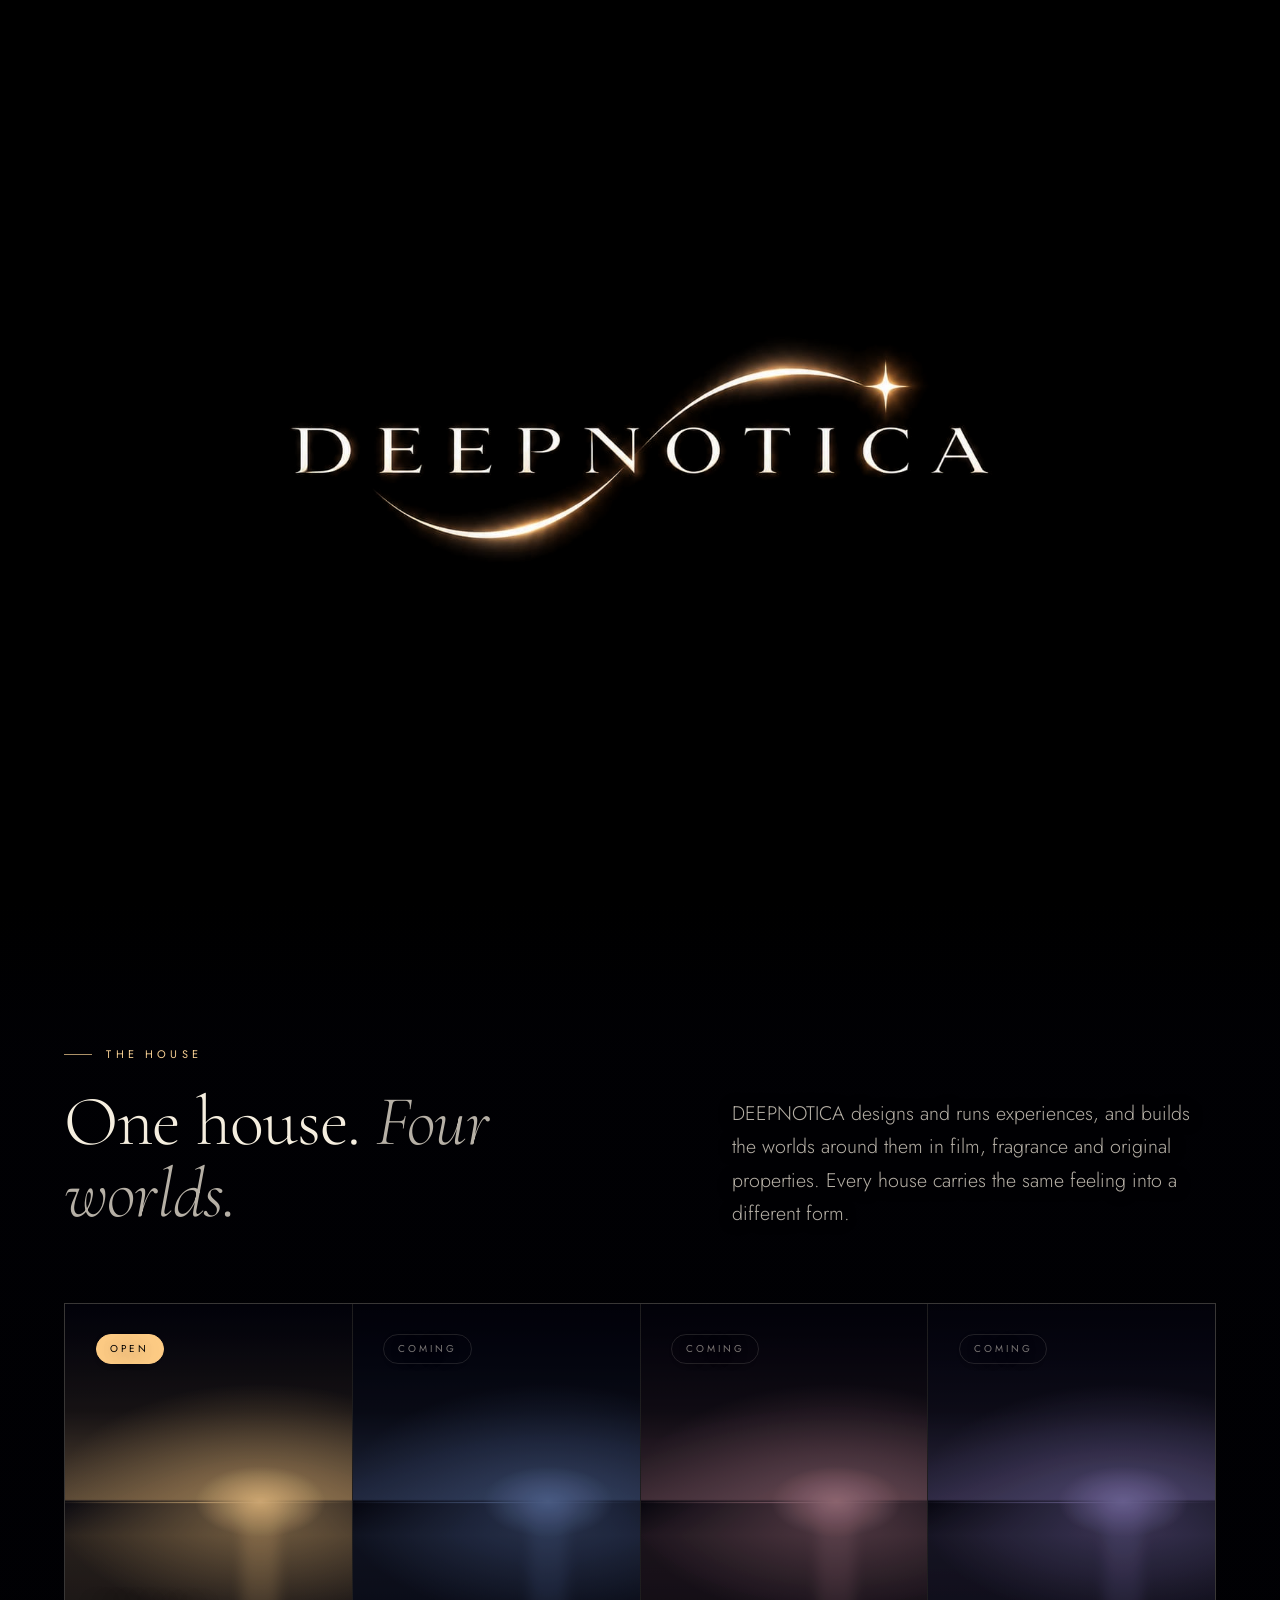
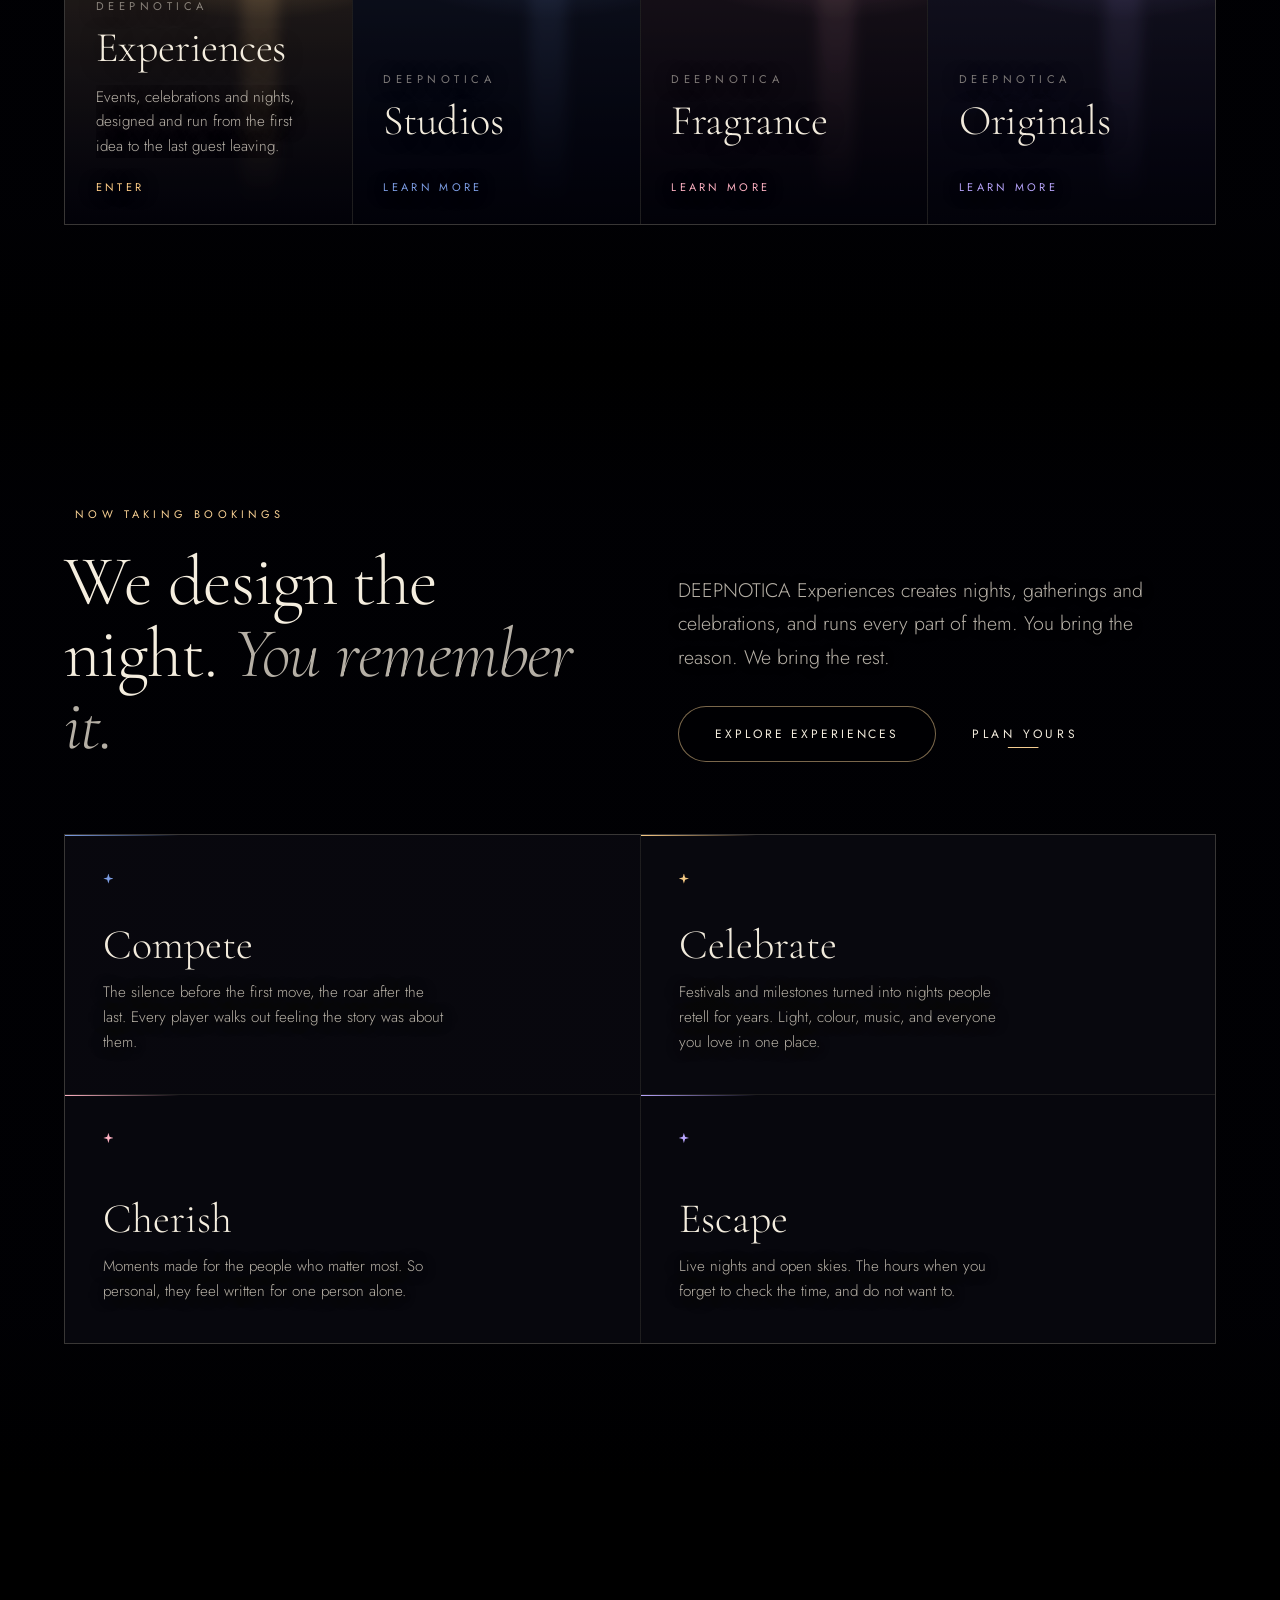
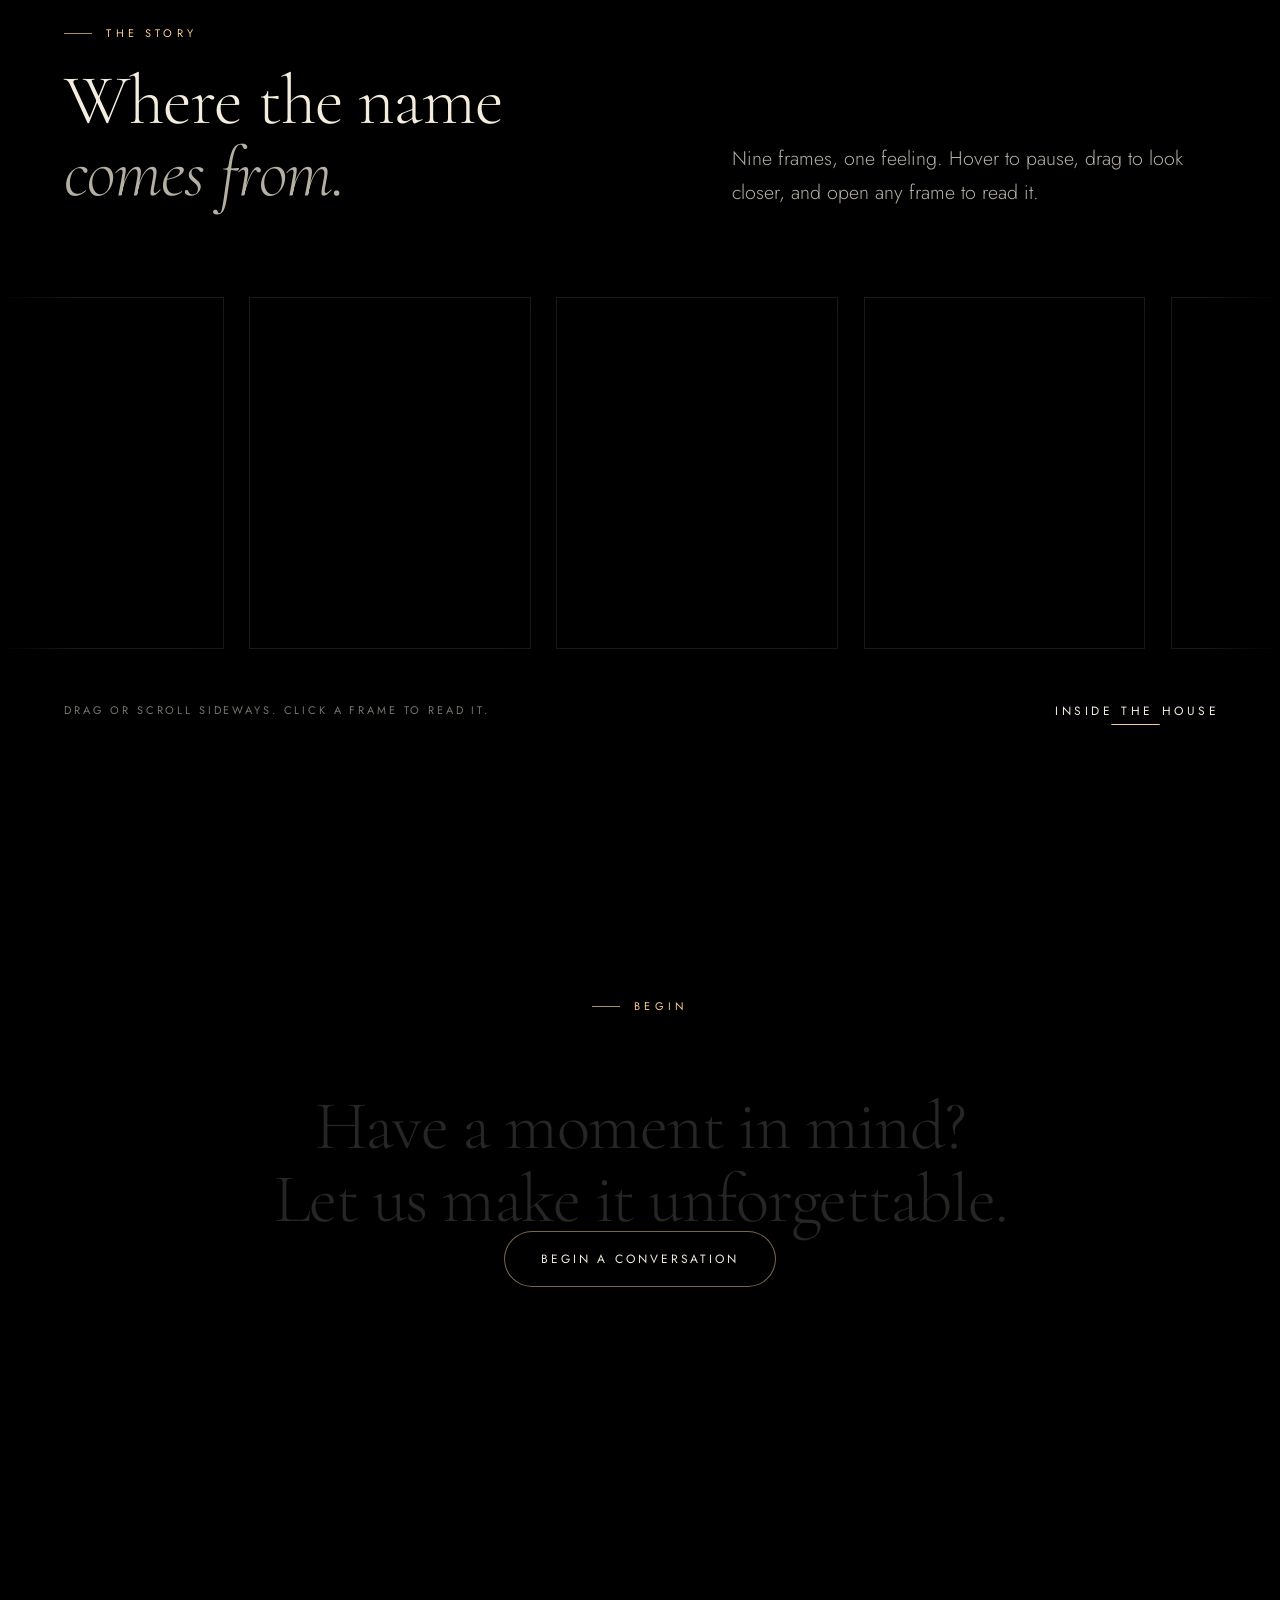
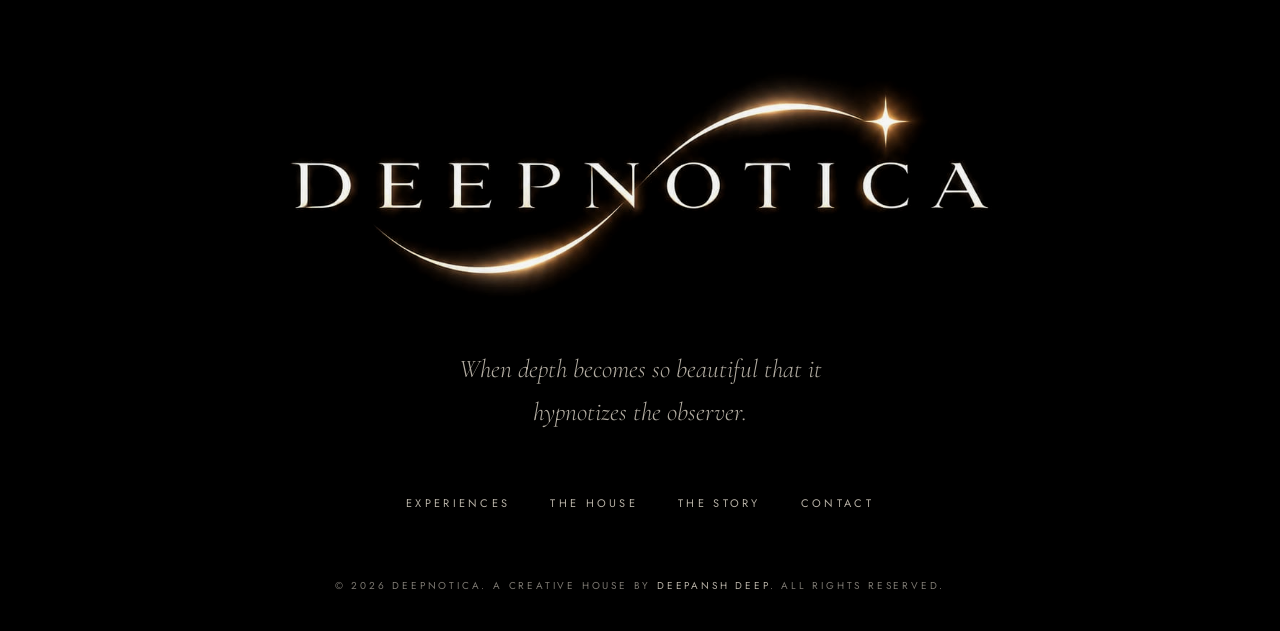
<file: index.html>
<!doctype html><html lang="en"><head><meta charset="utf-8"><meta content="width=device-width,initial-scale=1,viewport-fit=cover" name="viewport"><title>DEEPNOTICA | A creative house that designs and runs experiences</title><meta content="DEEPNOTICA is a creative house that designs and runs experiences worth remembering, and builds the worlds around them: film, fragrance and original properties. Founded by Deepansh Deep." name="description"><meta content="#000000" name="theme-color"><meta content="dark" name="color-scheme"><link href="https://deepnotica.github.io/" rel="canonical"><meta content="website" property="og:type"><meta content="DEEPNOTICA" property="og:site_name"><meta content="DEEPNOTICA | A creative house that designs and runs experiences" property="og:title"><meta content="DEEPNOTICA is a creative house that designs and runs experiences worth remembering, and builds the worlds around them: film, fragrance and original properties. Founded by Deepansh Deep." property="og:description"><meta content="https://deepnotica.github.io/" property="og:url"><meta content="https://deepnotica.github.io/assets/img/og-image.png" property="og:image"><meta content="1200" property="og:image:width"><meta content="630" property="og:image:height"><meta content="summary_large_image" name="twitter:card"><meta content="DEEPNOTICA | A creative house that designs and runs experiences" name="twitter:title"><meta content="DEEPNOTICA is a creative house that designs and runs experiences worth remembering, and builds the worlds around them: film, fragrance and original properties. Founded by Deepansh Deep." name="twitter:description"><meta content="https://deepnotica.github.io/assets/img/og-image.png" name="twitter:image"><link href="assets/img/favicon-32.png" rel="icon" type="image/png" sizes="32x32"><link href="assets/img/apple-touch-icon.png" rel="apple-touch-icon"><link href="site.webmanifest" rel="manifest"><link href="assets/fonts/cormorant-garamond-latin-300-normal.woff2" rel="preload" type="font/woff2" as="font" crossorigin><link href="assets/fonts/cormorant-garamond-latin-300-italic.woff2" rel="preload" type="font/woff2" as="font" crossorigin><link href="assets/fonts/jost-latin-400-normal.woff2" rel="preload" type="font/woff2" as="font" crossorigin><link href="assets/site.css?v=1453c48a6d" rel="stylesheet"><script>document.documentElement.classList.add("js")</script></head><body data-page="home"><a href="#main" class="skip-link">Skip to content</a><canvas aria-hidden="true" class="sky" data-sky-canvas></canvas><div class="sky-fallback" aria-hidden="true"></div><div class="grain" aria-hidden="true"></div><div class="veil" aria-hidden="true" data-veil></div><div class="entrance" role="dialog" aria-labelledby="entrance-title" aria-modal="true" data-entrance><div class="entrance-inner"><h2 class="visually-hidden" id="entrance-title">Enter DEEPNOTICA</h2><div class="entrance-mark"><img alt="DEEPNOTICA" height="383" src="assets/img/logo.webp" width="1054" class="entrance-logo"> <span class="entrance-sweep" aria-hidden="true"></span> <span class="entrance-star" aria-hidden="true"><svg viewBox="0 0 24 24"><path d="M12 0 C12.6 7.6 16.4 11.4 24 12 C16.4 12.6 12.6 16.4 12 24 C11.4 16.4 7.6 12.6 0 12 C7.6 11.4 11.4 7.6 12 0Z"/></svg></span></div></div></div><header class="site-header"><div class="header-inner"><a href="index.html" class="brand" aria-label="DEEPNOTICA home"><img alt="" height="192" src="assets/img/logo-527.webp" width="527"></a><nav aria-label="Main" class="site-nav" id="site-nav"><ul><li><a href="experiences.html">Experiences</a></li><li><a href="house.html">The House</a></li><li><a href="index.html#story">The Story</a></li><li><a href="contact.html">Contact</a></li></ul></nav><button class="sound" type="button" aria-label="Play the DEEPNOTICA soundtrack" aria-pressed="false" data-sound title="Soundtrack"><span class="eq" aria-hidden="true"><i></i><i></i><i></i><i></i><i></i></span></button> <button class="menu-toggle" type="button" aria-controls="site-nav" aria-expanded="false"><span class="menu-lines" aria-hidden="true"><i></i><i></i></span> <span class="visually-hidden" data-menu-label>Open menu</span></button></div></header><main id="main"><section class="hero" data-sky="dusk" aria-label="DEEPNOTICA"><div class="hero-content" data-hero><h1 class="hero-logo" data-hero-logo><img alt="DEEPNOTICA" height="383" src="assets/img/logo.webp" width="1054"> <span class="logo-glow" aria-hidden="true"></span> <span class="logo-colour" aria-hidden="true" data-logo-colour></span></h1><p class="hero-line" data-split>When depth becomes an experience.</p></div><p class="hero-foot" data-hero-foot>A creative house that designs and runs experiences</p></section><section class="house" data-sky="blue" aria-labelledby="house-title" id="houses"><div class="wrap"><div class="intro-split"><div><p class="label" data-light>The house</p><h2 class="title" id="house-title" data-light>One house. <em>Four worlds.</em></h2></div><p class="body-lg" data-light>DEEPNOTICA designs and runs experiences, and builds the worlds around them in film, fragrance and original properties. Every house carries the same feeling into a different form.</p></div><ul class="houses" data-houses><li class="hp hp--open" data-light style="--c:#ffcd86"><a href="experiences.html" class="hp-link"><span class="hp-sky" aria-hidden="true"></span> <span class="hp-status">Open</span> <span class="hp-name"><small>DEEPNOTICA</small>Experiences</span> <span class="hp-desc">Events, celebrations and nights, designed and run from the first idea to the last guest leaving.</span> <span class="hp-go">Enter</span></a></li><li class="hp" data-light style="--c:#7e9fe6"><a href="house.html#houses" class="hp-link"><span class="hp-sky" aria-hidden="true"></span> <span class="hp-status">Coming</span> <span class="hp-name"><small>DEEPNOTICA</small>Studios</span> <span class="hp-desc">Films and visual stories made to absorb an audience into another world.</span> <span class="hp-go">Learn more</span></a></li><li class="hp" data-light style="--c:#ffb2c3"><a href="house.html#houses" class="hp-link"><span class="hp-sky" aria-hidden="true"></span> <span class="hp-status">Coming</span> <span class="hp-name"><small>DEEPNOTICA</small>Fragrance</span> <span class="hp-desc">The feeling of Hypnotica, as a scent. Not masculine, not feminine.</span> <span class="hp-go">Learn more</span></a></li><li class="hp" data-light style="--c:#b9a6ff"><a href="house.html#houses" class="hp-link"><span class="hp-sky" aria-hidden="true"></span> <span class="hp-status">Coming</span> <span class="hp-name"><small>DEEPNOTICA</small>Originals</span> <span class="hp-desc">Signature formats and festivals, created and owned by the house.</span> <span class="hp-go">Learn more</span></a></li></ul></div></section><section class="exp-preview" data-sky="gold" aria-labelledby="exp-title"><div class="wrap"><div class="intro-split"><div><p class="label" data-light><span class="status-dot" aria-hidden="true"></span>Now taking bookings</p><h2 class="title" id="exp-title" data-light>We design the night. <em>You remember it.</em></h2></div><div><p class="body-lg" data-light>DEEPNOTICA Experiences creates nights, gatherings and celebrations, and runs every part of them. You bring the reason. We bring the rest.</p><div class="actions" data-light><a href="experiences.html" class="btn"><span>Explore Experiences</span></a> <a href="contact.html" class="link">Plan yours</a></div></div></div><ul class="cats"><li class="cat" data-light style="--c:#7e9fe6"><span class="cat-star" aria-hidden="true"></span><h3>Compete</h3><p>The silence before the first move, the roar after the last. Every player walks out feeling the story was about them.</p></li><li class="cat" data-light style="--c:#ffcd86"><span class="cat-star" aria-hidden="true"></span><h3>Celebrate</h3><p>Festivals and milestones turned into nights people retell for years. Light, colour, music, and everyone you love in one place.</p></li><li class="cat" data-light style="--c:#ffb2c3"><span class="cat-star" aria-hidden="true"></span><h3>Cherish</h3><p>Moments made for the people who matter most. So personal, they feel written for one person alone.</p></li><li class="cat" data-light style="--c:#b9a6ff"><span class="cat-star" aria-hidden="true"></span><h3>Escape</h3><p>Live nights and open skies. The hours when you forget to check the time, and do not want to.</p></li></ul></div></section><section class="story" data-sky="pink" aria-labelledby="story-title" id="story"><div class="wrap intro-split"><div><p class="label" data-light>The story</p><h2 class="title" id="story-title" data-light>Where the name <em>comes from.</em></h2></div><p class="body-lg" data-light>Nine frames, one feeling. Hover to pause, drag to look closer, and open any frame to read it.</p></div><div class="reel" role="region" aria-label="The DEEPNOTICA story in nine frames. Use the arrow keys or drag to move." data-reel tabindex="0"><ul class="reel-track" data-reel-track><li class="reel-item"><button class="reel-frame" type="button" aria-label="Read frame 1 of 9" data-open="1"><img alt="What is your favourite colour?" height="600" src="assets/img/frames/frame-01-480.webp" width="480" loading="lazy" decoding="async" draggable="false" sizes="(max-width: 760px) 66vw, 22vw" srcset="assets/img/frames/frame-01-480.webp 480w, assets/img/frames/frame-01.webp 1000w"></button></li><li class="reel-item"><button class="reel-frame" type="button" aria-label="Read frame 2 of 9" data-open="2"><img alt="I searched for it in paint, in flowers, in oceans, and in names the world had already given." height="600" src="assets/img/frames/frame-02-480.webp" width="480" loading="lazy" decoding="async" draggable="false" sizes="(max-width: 760px) 66vw, 22vw" srcset="assets/img/frames/frame-02-480.webp 480w, assets/img/frames/frame-02.webp 1000w"></button></li><li class="reel-item"><button class="reel-frame" type="button" aria-label="Read frame 3 of 9" data-open="3"><img alt="None of them were mine." height="600" src="assets/img/frames/frame-03-480.webp" width="480" loading="lazy" decoding="async" draggable="false" sizes="(max-width: 760px) 66vw, 22vw" srcset="assets/img/frames/frame-03-480.webp 480w, assets/img/frames/frame-03.webp 1000w"></button></li><li class="reel-item"><button class="reel-frame" type="button" aria-label="Read frame 4 of 9" data-open="4"><img alt="My favourite colour exists only in that fleeting moment, when the sky forgets whether it is becoming day, or surrendering to night." height="600" src="assets/img/frames/frame-04-480.webp" width="480" loading="lazy" decoding="async" draggable="false" sizes="(max-width: 760px) 66vw, 22vw" srcset="assets/img/frames/frame-04-480.webp 480w, assets/img/frames/frame-04.webp 1000w"></button></li><li class="reel-item"><button class="reel-frame" type="button" aria-label="Read frame 5 of 9" data-open="5"><img alt="There, the infinite blue meets gold. Gold melts into pink. Pink drifts into violet." height="600" src="assets/img/frames/frame-05-480.webp" width="480" loading="lazy" decoding="async" draggable="false" sizes="(max-width: 760px) 66vw, 22vw" srcset="assets/img/frames/frame-05-480.webp 480w, assets/img/frames/frame-05.webp 1000w"></button></li><li class="reel-item"><button class="reel-frame" type="button" aria-label="Read frame 6 of 9" data-open="6"><img alt="Blue, infinity. Gold, warmth and hope. Pink, love. Violet, peace." height="600" src="assets/img/frames/frame-06-480.webp" width="480" loading="lazy" decoding="async" draggable="false" sizes="(max-width: 760px) 66vw, 22vw" srcset="assets/img/frames/frame-06-480.webp 480w, assets/img/frames/frame-06.webp 1000w"></button></li><li class="reel-item"><button class="reel-frame" type="button" aria-label="Read frame 7 of 9" data-open="7"><img alt="None of the colours compete. None of them disappear. Each one gives birth to the next, until they no longer exist as colours at all." height="600" src="assets/img/frames/frame-07-480.webp" width="480" loading="lazy" decoding="async" draggable="false" sizes="(max-width: 760px) 66vw, 22vw" srcset="assets/img/frames/frame-07-480.webp 480w, assets/img/frames/frame-07.webp 1000w"></button></li><li class="reel-item"><button class="reel-frame" type="button" aria-label="Read frame 8 of 9" data-open="8"><img alt="They become a feeling. The horizon breathes. Time forgets to move. That is the moment I call DEEPNOTICA." height="600" src="assets/img/frames/frame-08-480.webp" width="480" loading="lazy" decoding="async" draggable="false" sizes="(max-width: 760px) 66vw, 22vw" srcset="assets/img/frames/frame-08-480.webp 480w, assets/img/frames/frame-08.webp 1000w"></button></li><li class="reel-item"><button class="reel-frame" type="button" aria-label="Read frame 9 of 9" data-open="9"><img alt="DEEPNOTICA. When depth becomes so beautiful that it hypnotizes the observer." height="600" src="assets/img/frames/frame-09-480.webp" width="480" loading="lazy" decoding="async" draggable="false" sizes="(max-width: 760px) 66vw, 22vw" srcset="assets/img/frames/frame-09-480.webp 480w, assets/img/frames/frame-09.webp 1000w"></button></li><li class="reel-item"><button class="reel-frame" type="button" aria-label="Read frame 1 of 9" data-open="1" aria-hidden="true" tabindex="-1"><img alt="What is your favourite colour?" height="600" src="assets/img/frames/frame-01-480.webp" width="480" loading="lazy" decoding="async" draggable="false" sizes="(max-width: 760px) 66vw, 22vw" srcset="assets/img/frames/frame-01-480.webp 480w, assets/img/frames/frame-01.webp 1000w"></button></li><li class="reel-item"><button class="reel-frame" type="button" aria-label="Read frame 2 of 9" data-open="2" aria-hidden="true" tabindex="-1"><img alt="I searched for it in paint, in flowers, in oceans, and in names the world had already given." height="600" src="assets/img/frames/frame-02-480.webp" width="480" loading="lazy" decoding="async" draggable="false" sizes="(max-width: 760px) 66vw, 22vw" srcset="assets/img/frames/frame-02-480.webp 480w, assets/img/frames/frame-02.webp 1000w"></button></li><li class="reel-item"><button class="reel-frame" type="button" aria-label="Read frame 3 of 9" data-open="3" aria-hidden="true" tabindex="-1"><img alt="None of them were mine." height="600" src="assets/img/frames/frame-03-480.webp" width="480" loading="lazy" decoding="async" draggable="false" sizes="(max-width: 760px) 66vw, 22vw" srcset="assets/img/frames/frame-03-480.webp 480w, assets/img/frames/frame-03.webp 1000w"></button></li><li class="reel-item"><button class="reel-frame" type="button" aria-label="Read frame 4 of 9" data-open="4" aria-hidden="true" tabindex="-1"><img alt="My favourite colour exists only in that fleeting moment, when the sky forgets whether it is becoming day, or surrendering to night." height="600" src="assets/img/frames/frame-04-480.webp" width="480" loading="lazy" decoding="async" draggable="false" sizes="(max-width: 760px) 66vw, 22vw" srcset="assets/img/frames/frame-04-480.webp 480w, assets/img/frames/frame-04.webp 1000w"></button></li><li class="reel-item"><button class="reel-frame" type="button" aria-label="Read frame 5 of 9" data-open="5" aria-hidden="true" tabindex="-1"><img alt="There, the infinite blue meets gold. Gold melts into pink. Pink drifts into violet." height="600" src="assets/img/frames/frame-05-480.webp" width="480" loading="lazy" decoding="async" draggable="false" sizes="(max-width: 760px) 66vw, 22vw" srcset="assets/img/frames/frame-05-480.webp 480w, assets/img/frames/frame-05.webp 1000w"></button></li><li class="reel-item"><button class="reel-frame" type="button" aria-label="Read frame 6 of 9" data-open="6" aria-hidden="true" tabindex="-1"><img alt="Blue, infinity. Gold, warmth and hope. Pink, love. Violet, peace." height="600" src="assets/img/frames/frame-06-480.webp" width="480" loading="lazy" decoding="async" draggable="false" sizes="(max-width: 760px) 66vw, 22vw" srcset="assets/img/frames/frame-06-480.webp 480w, assets/img/frames/frame-06.webp 1000w"></button></li><li class="reel-item"><button class="reel-frame" type="button" aria-label="Read frame 7 of 9" data-open="7" aria-hidden="true" tabindex="-1"><img alt="None of the colours compete. None of them disappear. Each one gives birth to the next, until they no longer exist as colours at all." height="600" src="assets/img/frames/frame-07-480.webp" width="480" loading="lazy" decoding="async" draggable="false" sizes="(max-width: 760px) 66vw, 22vw" srcset="assets/img/frames/frame-07-480.webp 480w, assets/img/frames/frame-07.webp 1000w"></button></li><li class="reel-item"><button class="reel-frame" type="button" aria-label="Read frame 8 of 9" data-open="8" aria-hidden="true" tabindex="-1"><img alt="They become a feeling. The horizon breathes. Time forgets to move. That is the moment I call DEEPNOTICA." height="600" src="assets/img/frames/frame-08-480.webp" width="480" loading="lazy" decoding="async" draggable="false" sizes="(max-width: 760px) 66vw, 22vw" srcset="assets/img/frames/frame-08-480.webp 480w, assets/img/frames/frame-08.webp 1000w"></button></li><li class="reel-item"><button class="reel-frame" type="button" aria-label="Read frame 9 of 9" data-open="9" aria-hidden="true" tabindex="-1"><img alt="DEEPNOTICA. When depth becomes so beautiful that it hypnotizes the observer." height="600" src="assets/img/frames/frame-09-480.webp" width="480" loading="lazy" decoding="async" draggable="false" sizes="(max-width: 760px) 66vw, 22vw" srcset="assets/img/frames/frame-09-480.webp 480w, assets/img/frames/frame-09.webp 1000w"></button></li></ul></div><div class="wrap reel-foot"><p class="reel-hint" data-light>Drag or scroll sideways. Click a frame to read it.</p><a href="house.html" class="link" data-light>Inside the house</a></div></section><section class="cta" data-sky="violet" aria-labelledby="cta-title"><div class="wrap cta-inner"><p class="label" data-light>Begin</p><h2 class="cta-title" id="cta-title" data-fill><span class="row"><span class="w">Have</span> <span class="w">a</span> <span class="w">moment</span> <span class="w">in</span> <span class="w">mind?</span></span> <span class="row"><span class="w">Let</span> <span class="w">us</span> <span class="w">make</span> <span class="w">it</span> <span class="w w--key">unforgettable.</span></span></h2><a href="contact.html" class="btn" data-light><span>Begin a conversation</span></a></div></section></main><dialog aria-label="Story frame" class="viewer" data-viewer><figure class="viewer-figure"><img alt="" class="viewer-img" data-viewer-img></figure><div class="viewer-bar"><button class="viewer-btn" type="button" data-viewer-prev>Previous</button><p class="viewer-count" aria-live="polite"><span data-viewer-now>01</span><span class="viewer-sep"></span>09</p><button class="viewer-btn" type="button" data-viewer-next>Next</button></div><button class="viewer-close" type="button" autofocus data-viewer-close>Close <span class="viewer-key">Esc</span></button><p class="viewer-hint">Use the arrow keys or swipe to move between frames</p></dialog><footer class="site-footer" data-sky="dawn"><img alt="DEEPNOTICA" height="383" src="assets/img/logo.webp" width="1054" loading="lazy" class="footer-logo" data-light><p class="footer-line" data-light>When depth becomes so beautiful that it hypnotizes the observer.</p><nav aria-label="Footer" class="footer-nav"><a href="experiences.html">Experiences</a> <a href="house.html">The House</a> <a href="index.html#story">The Story</a> <a href="contact.html">Contact</a></nav><p class="footer-copy">&copy; <span data-year>2026</span> DEEPNOTICA. A creative house by <a href="https://deepansh-deep.github.io/" rel="noopener" target="_blank">Deepansh Deep</a>. All rights reserved.</p></footer><audio data-audio loop preload="none" src="assets/audio/deepnotica-theme.mp3"></audio><script src="assets/vendor/gsap.min.js"></script><script src="assets/vendor/ScrollTrigger.min.js"></script><script src="assets/vendor/lenis.min.js"></script><script src="assets/site.js?v=15eeda2de1"></script></body></html>
</file>
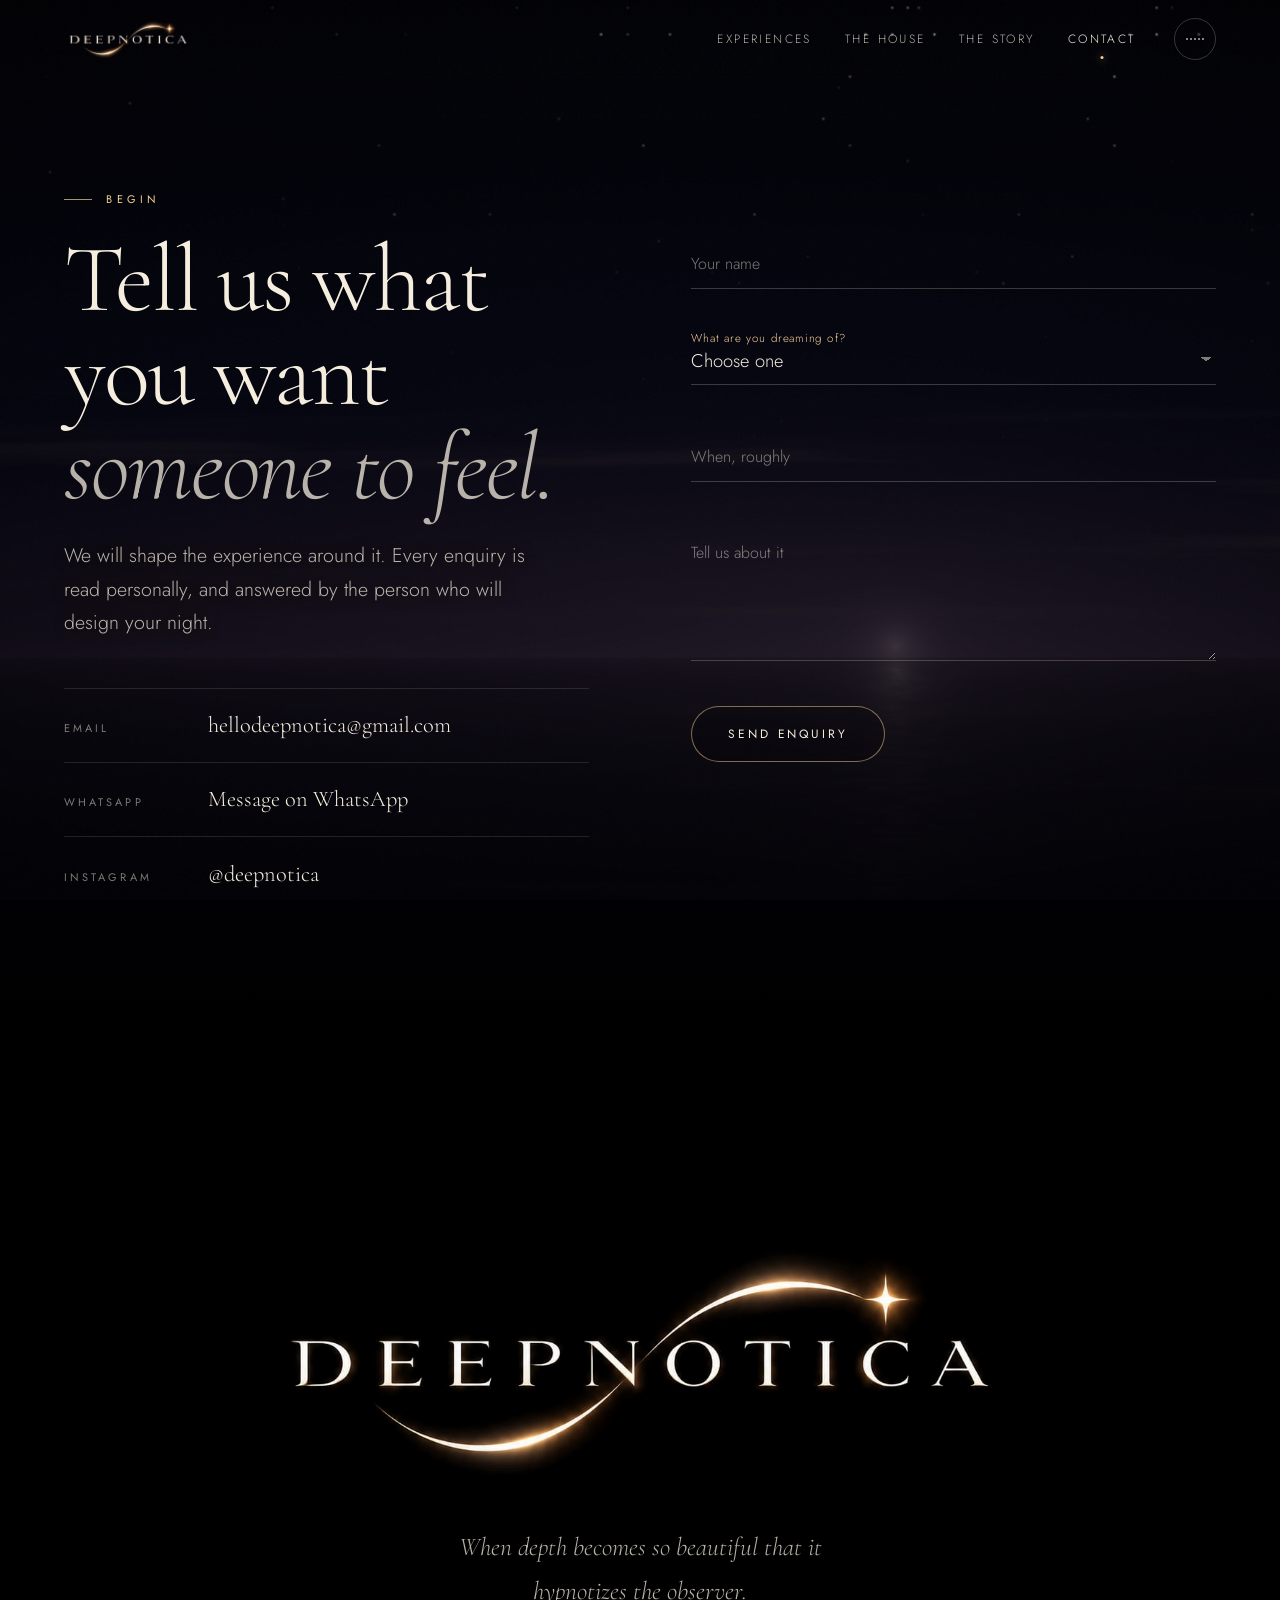
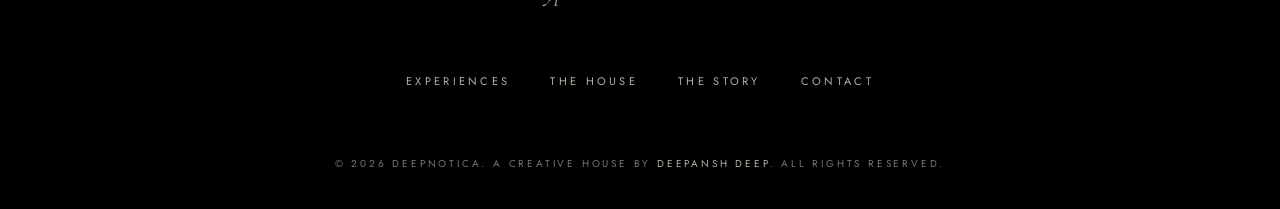
<file: contact.html>
<!doctype html><html lang="en"><head><meta charset="utf-8"><meta content="width=device-width,initial-scale=1,viewport-fit=cover" name="viewport"><title>Contact | DEEPNOTICA</title><meta content="Plan an experience with DEEPNOTICA. Tell us what you want someone to feel, and we will shape the night around it." name="description"><meta content="#000000" name="theme-color"><meta content="dark" name="color-scheme"><link href="https://deepnotica.github.io/contact.html" rel="canonical"><meta content="website" property="og:type"><meta content="DEEPNOTICA" property="og:site_name"><meta content="Contact | DEEPNOTICA" property="og:title"><meta content="Plan an experience with DEEPNOTICA. Tell us what you want someone to feel, and we will shape the night around it." property="og:description"><meta content="https://deepnotica.github.io/contact.html" property="og:url"><meta content="https://deepnotica.github.io/assets/img/og-image.png" property="og:image"><meta content="1200" property="og:image:width"><meta content="630" property="og:image:height"><meta content="summary_large_image" name="twitter:card"><meta content="Contact | DEEPNOTICA" name="twitter:title"><meta content="Plan an experience with DEEPNOTICA. Tell us what you want someone to feel, and we will shape the night around it." name="twitter:description"><meta content="https://deepnotica.github.io/assets/img/og-image.png" name="twitter:image"><link href="assets/img/favicon-32.png" rel="icon" type="image/png" sizes="32x32"><link href="assets/img/apple-touch-icon.png" rel="apple-touch-icon"><link href="site.webmanifest" rel="manifest"><link href="assets/fonts/cormorant-garamond-latin-300-normal.woff2" rel="preload" type="font/woff2" as="font" crossorigin><link href="assets/fonts/cormorant-garamond-latin-300-italic.woff2" rel="preload" type="font/woff2" as="font" crossorigin><link href="assets/fonts/jost-latin-400-normal.woff2" rel="preload" type="font/woff2" as="font" crossorigin><link href="assets/site.css?v=1453c48a6d" rel="stylesheet"><script>document.documentElement.classList.add("js")</script></head><body data-page="contact"><a href="#main" class="skip-link">Skip to content</a><canvas aria-hidden="true" class="sky" data-sky-canvas></canvas><div class="sky-fallback" aria-hidden="true"></div><div class="grain" aria-hidden="true"></div><div class="veil" aria-hidden="true" data-veil></div><header class="site-header"><div class="header-inner"><a href="index.html" class="brand" aria-label="DEEPNOTICA home"><img alt="" height="192" src="assets/img/logo-527.webp" width="527"></a><nav aria-label="Main" class="site-nav" id="site-nav"><ul><li><a href="experiences.html">Experiences</a></li><li><a href="house.html">The House</a></li><li><a href="index.html#story">The Story</a></li><li><a href="contact.html" aria-current="page">Contact</a></li></ul></nav><button class="sound" type="button" aria-label="Play the DEEPNOTICA soundtrack" aria-pressed="false" data-sound title="Soundtrack"><span class="eq" aria-hidden="true"><i></i><i></i><i></i><i></i><i></i></span></button> <button class="menu-toggle" type="button" aria-controls="site-nav" aria-expanded="false"><span class="menu-lines" aria-hidden="true"><i></i><i></i></span> <span class="visually-hidden" data-menu-label>Open menu</span></button></div></header><main id="main"><section aria-labelledby="page-title" class="contact" data-sky="night"><div class="wrap contact-grid"><div><p class="label" data-light>Begin</p><h1 class="page-title" data-light id="page-title">Tell us what you want <em>someone to feel.</em></h1><p class="body-lg" data-light>We will shape the experience around it. Every enquiry is read personally, and answered by the person who will design your night.</p><dl class="contact-list" data-contact-list></dl></div><form class="enquiry" data-enquiry novalidate><div class="field"><input id="f-name" name="name" placeholder=" " autocomplete="name" required> <label for="f-name">Your name</label></div><div class="field field--select"><select id="f-occasion" name="occasion"><option value="">Choose one</option><option>Compete: a tournament or contest</option><option>Celebrate: a festival or milestone</option><option>Cherish: something for someone special</option><option>Escape: a live night or the outdoors</option><option>Something else</option></select> <label for="f-occasion">What are you dreaming of?</label></div><div class="field"><input id="f-when" name="when" placeholder=" "> <label for="f-when">When, roughly</label></div><div class="field"><textarea id="f-message" name="message" placeholder=" " required rows="4"></textarea> <label for="f-message">Tell us about it</label></div><button class="btn" type="submit"><span>Send enquiry</span></button><p class="form-note" aria-live="polite" data-form-note role="status"></p></form></div></section></main><footer class="site-footer" data-sky="dawn"><img alt="DEEPNOTICA" height="383" src="assets/img/logo.webp" width="1054" class="footer-logo" data-light loading="lazy"><p class="footer-line" data-light>When depth becomes so beautiful that it hypnotizes the observer.</p><nav aria-label="Footer" class="footer-nav"><a href="experiences.html">Experiences</a> <a href="house.html">The House</a> <a href="index.html#story">The Story</a> <a href="contact.html">Contact</a></nav><p class="footer-copy">&copy; <span data-year>2026</span> DEEPNOTICA. A creative house by <a href="https://deepansh-deep.github.io/" rel="noopener" target="_blank">Deepansh Deep</a>. All rights reserved.</p></footer><audio data-audio loop preload="none" src="assets/audio/deepnotica-theme.mp3"></audio><script src="assets/vendor/gsap.min.js"></script><script src="assets/vendor/ScrollTrigger.min.js"></script><script src="assets/vendor/lenis.min.js"></script><script src="assets/site.js?v=15eeda2de1"></script></body></html>
</file>
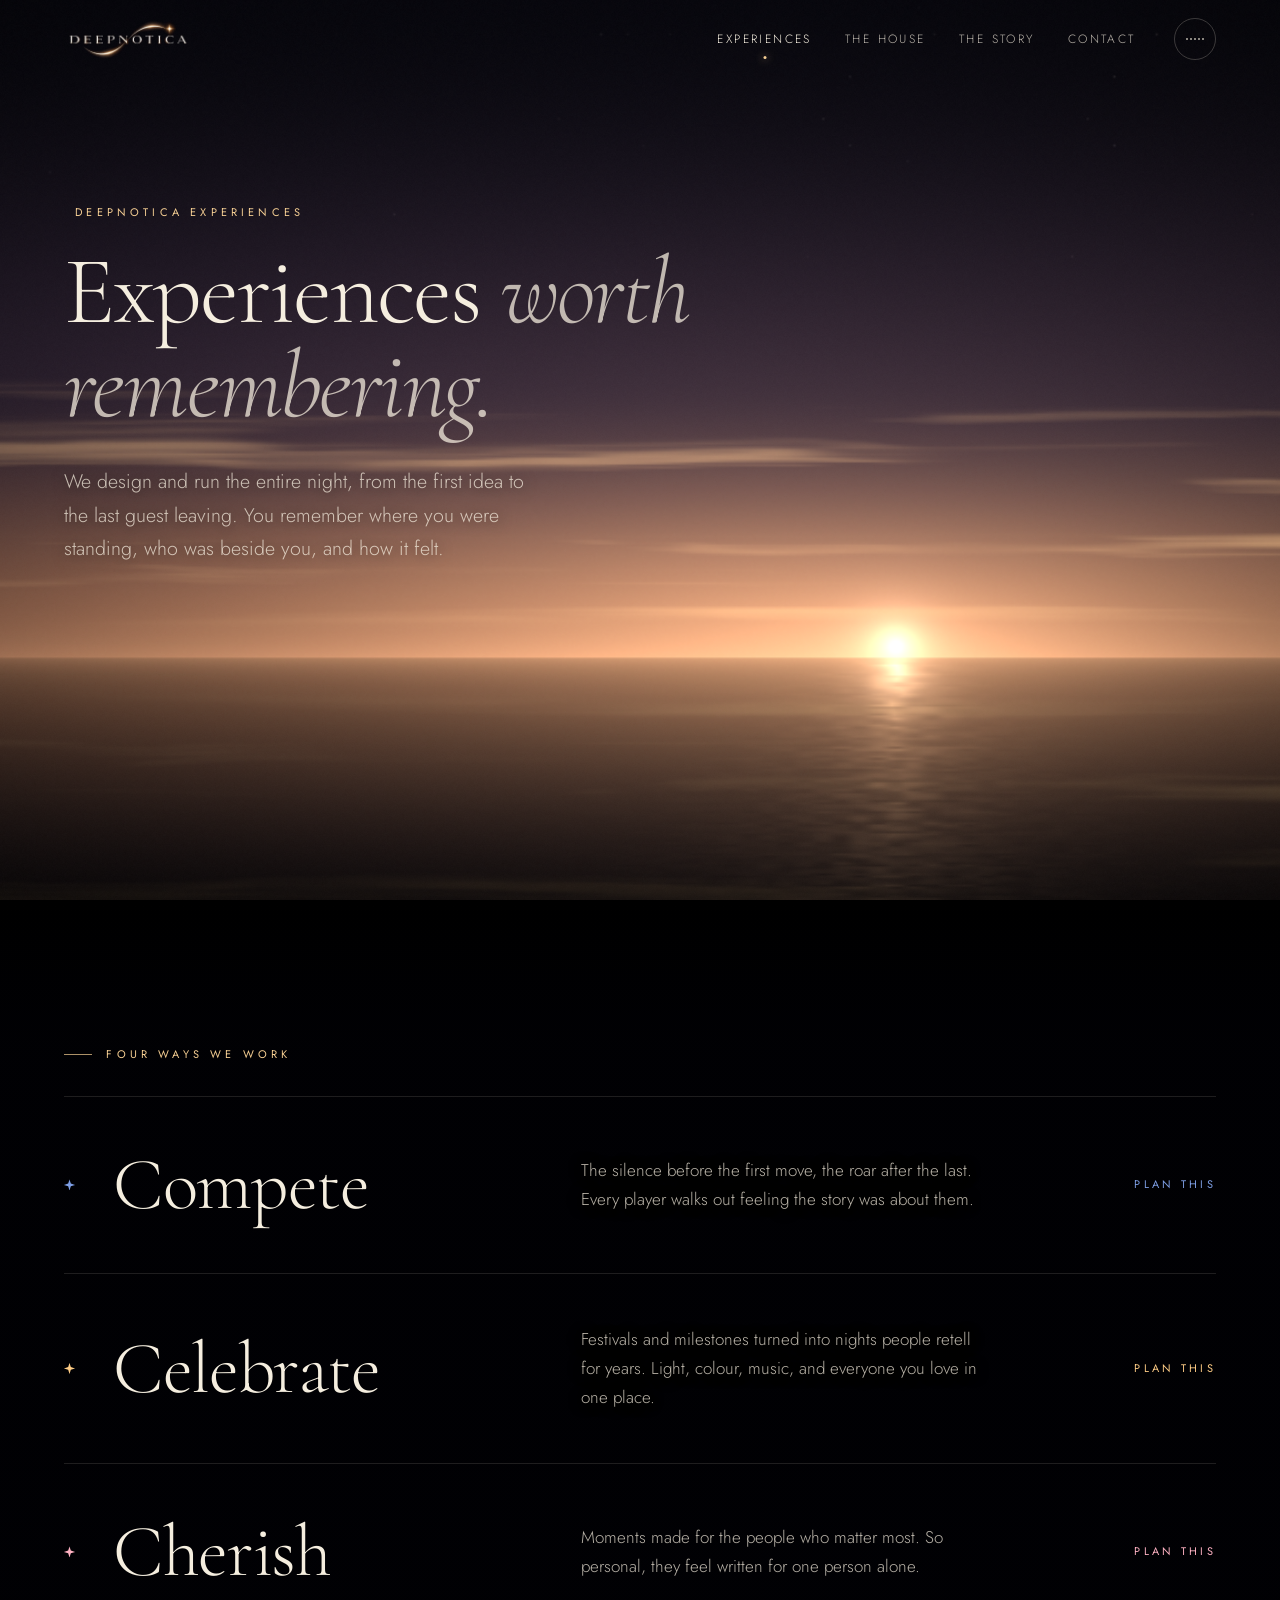
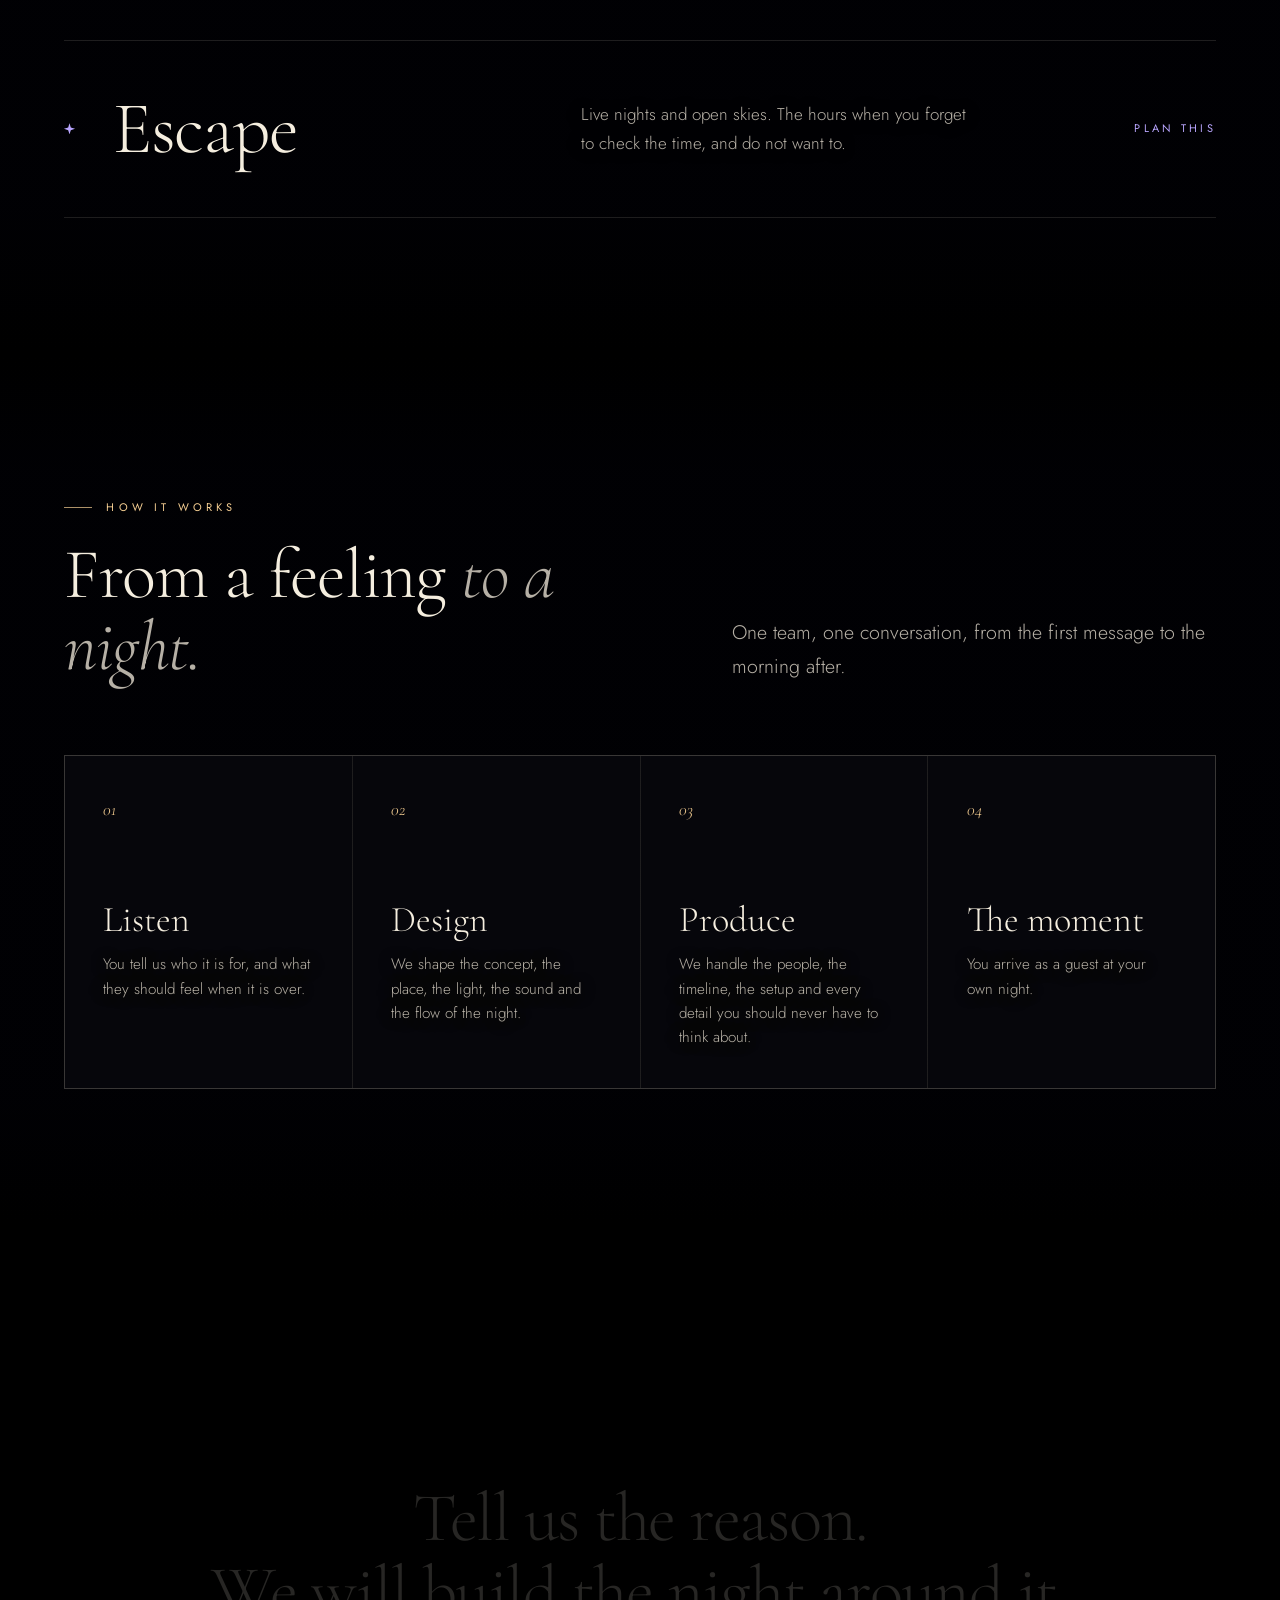
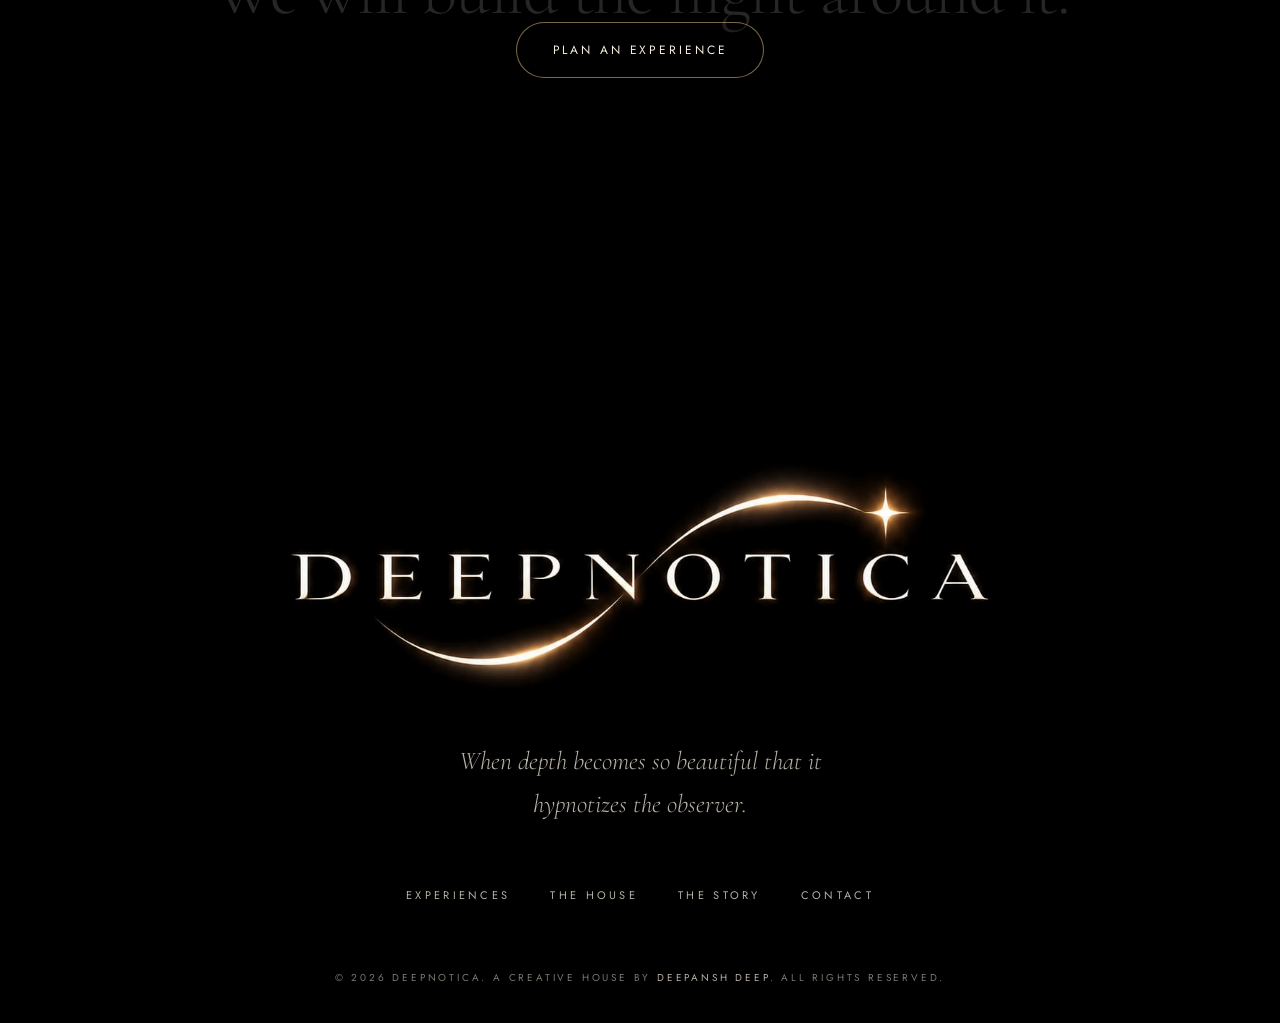
<file: experiences.html>
<!doctype html><html lang="en"><head><meta charset="utf-8"><meta content="width=device-width,initial-scale=1,viewport-fit=cover" name="viewport"><title>DEEPNOTICA Experiences | Experiences worth remembering</title><meta content="DEEPNOTICA Experiences designs and runs competitions, celebrations, personal moments and live nights, from the first idea to the last guest leaving." name="description"><meta content="#000000" name="theme-color"><meta content="dark" name="color-scheme"><link href="https://deepnotica.github.io/experiences.html" rel="canonical"><meta content="website" property="og:type"><meta content="DEEPNOTICA" property="og:site_name"><meta content="DEEPNOTICA Experiences | Experiences worth remembering" property="og:title"><meta content="DEEPNOTICA Experiences designs and runs competitions, celebrations, personal moments and live nights, from the first idea to the last guest leaving." property="og:description"><meta content="https://deepnotica.github.io/experiences.html" property="og:url"><meta content="https://deepnotica.github.io/assets/img/og-image.png" property="og:image"><meta content="1200" property="og:image:width"><meta content="630" property="og:image:height"><meta content="summary_large_image" name="twitter:card"><meta content="DEEPNOTICA Experiences | Experiences worth remembering" name="twitter:title"><meta content="DEEPNOTICA Experiences designs and runs competitions, celebrations, personal moments and live nights, from the first idea to the last guest leaving." name="twitter:description"><meta content="https://deepnotica.github.io/assets/img/og-image.png" name="twitter:image"><link href="assets/img/favicon-32.png" rel="icon" type="image/png" sizes="32x32"><link href="assets/img/apple-touch-icon.png" rel="apple-touch-icon"><link href="site.webmanifest" rel="manifest"><link href="assets/fonts/cormorant-garamond-latin-300-normal.woff2" rel="preload" type="font/woff2" as="font" crossorigin><link href="assets/fonts/cormorant-garamond-latin-300-italic.woff2" rel="preload" type="font/woff2" as="font" crossorigin><link href="assets/fonts/jost-latin-400-normal.woff2" rel="preload" type="font/woff2" as="font" crossorigin><link href="assets/site.css?v=1453c48a6d" rel="stylesheet"><script>document.documentElement.classList.add("js")</script></head><body data-page="experiences"><a href="#main" class="skip-link">Skip to content</a><canvas aria-hidden="true" class="sky" data-sky-canvas></canvas><div class="sky-fallback" aria-hidden="true"></div><div class="grain" aria-hidden="true"></div><div class="veil" aria-hidden="true" data-veil></div><header class="site-header"><div class="header-inner"><a href="index.html" class="brand" aria-label="DEEPNOTICA home"><img alt="" height="192" src="assets/img/logo-527.webp" width="527"></a><nav aria-label="Main" class="site-nav" id="site-nav"><ul><li><a href="experiences.html" aria-current="page">Experiences</a></li><li><a href="house.html">The House</a></li><li><a href="index.html#story">The Story</a></li><li><a href="contact.html">Contact</a></li></ul></nav><button class="sound" type="button" aria-label="Play the DEEPNOTICA soundtrack" aria-pressed="false" data-sound title="Soundtrack"><span class="eq" aria-hidden="true"><i></i><i></i><i></i><i></i><i></i></span></button> <button class="menu-toggle" type="button" aria-controls="site-nav" aria-expanded="false"><span class="menu-lines" aria-hidden="true"><i></i><i></i></span> <span class="visually-hidden" data-menu-label>Open menu</span></button></div></header><main id="main"><section aria-labelledby="page-title" class="page-hero" data-sky="gold"><div class="wrap"><p class="label" data-light><span class="status-dot" aria-hidden="true"></span>DEEPNOTICA Experiences</p><h1 class="page-title" data-light id="page-title">Experiences <em>worth remembering.</em></h1><p class="body-lg page-sub" data-light>We design and run the entire night, from the first idea to the last guest leaving. You remember where you were standing, who was beside you, and how it felt.</p></div></section><section aria-labelledby="worlds-title" class="worlds" data-sky="pink"><div class="wrap"><p class="label" data-light>Four ways we work</p><h2 class="visually-hidden" id="worlds-title">Four ways we work</h2><ol class="world-list"><li class="world" data-light style="--c:#7e9fe6"><span class="world-star" aria-hidden="true"></span><h3 class="world-name">Compete</h3><p class="world-text">The silence before the first move, the roar after the last. Every player walks out feeling the story was about them.</p><a href="contact.html" class="world-go">Plan this</a></li><li class="world" data-light style="--c:#ffcd86"><span class="world-star" aria-hidden="true"></span><h3 class="world-name">Celebrate</h3><p class="world-text">Festivals and milestones turned into nights people retell for years. Light, colour, music, and everyone you love in one place.</p><a href="contact.html" class="world-go">Plan this</a></li><li class="world" data-light style="--c:#ffb2c3"><span class="world-star" aria-hidden="true"></span><h3 class="world-name">Cherish</h3><p class="world-text">Moments made for the people who matter most. So personal, they feel written for one person alone.</p><a href="contact.html" class="world-go">Plan this</a></li><li class="world" data-light style="--c:#b9a6ff"><span class="world-star" aria-hidden="true"></span><h3 class="world-name">Escape</h3><p class="world-text">Live nights and open skies. The hours when you forget to check the time, and do not want to.</p><a href="contact.html" class="world-go">Plan this</a></li></ol></div></section><section aria-labelledby="process-title" class="process" data-sky="violet"><div class="wrap"><div class="intro-split"><div><p class="label" data-light>How it works</p><h2 class="title" id="process-title" data-light>From a feeling <em>to a night.</em></h2></div><p class="body-lg" data-light>One team, one conversation, from the first message to the morning after.</p></div><ol class="steps"><li class="step" data-light><span class="step-n">01</span><h3>Listen</h3><p>You tell us who it is for, and what they should feel when it is over.</p></li><li class="step" data-light><span class="step-n">02</span><h3>Design</h3><p>We shape the concept, the place, the light, the sound and the flow of the night.</p></li><li class="step" data-light><span class="step-n">03</span><h3>Produce</h3><p>We handle the people, the timeline, the setup and every detail you should never have to think about.</p></li><li class="step" data-light><span class="step-n">04</span><h3>The moment</h3><p>You arrive as a guest at your own night.</p></li></ol></div></section><section aria-labelledby="cta-title" class="cta" data-sky="night"><div class="wrap cta-inner"><h2 class="cta-title" id="cta-title" data-fill><span class="row"><span class="w">Tell</span> <span class="w">us</span> <span class="w">the</span> <span class="w">reason.</span></span> <span class="row"><span class="w">We</span> <span class="w">will</span> <span class="w">build</span> <span class="w">the</span> <span class="w w--key">night</span> <span class="w">around</span> <span class="w">it.</span></span></h2><a href="contact.html" class="btn" data-light><span>Plan an experience</span></a></div></section></main><footer class="site-footer" data-sky="dawn"><img alt="DEEPNOTICA" height="383" src="assets/img/logo.webp" width="1054" class="footer-logo" data-light loading="lazy"><p class="footer-line" data-light>When depth becomes so beautiful that it hypnotizes the observer.</p><nav aria-label="Footer" class="footer-nav"><a href="experiences.html">Experiences</a> <a href="house.html">The House</a> <a href="index.html#story">The Story</a> <a href="contact.html">Contact</a></nav><p class="footer-copy">&copy; <span data-year>2026</span> DEEPNOTICA. A creative house by <a href="https://deepansh-deep.github.io/" rel="noopener" target="_blank">Deepansh Deep</a>. All rights reserved.</p></footer><audio data-audio loop preload="none" src="assets/audio/deepnotica-theme.mp3"></audio><script src="assets/vendor/gsap.min.js"></script><script src="assets/vendor/ScrollTrigger.min.js"></script><script src="assets/vendor/lenis.min.js"></script><script src="assets/site.js?v=15eeda2de1"></script></body></html>
</file>
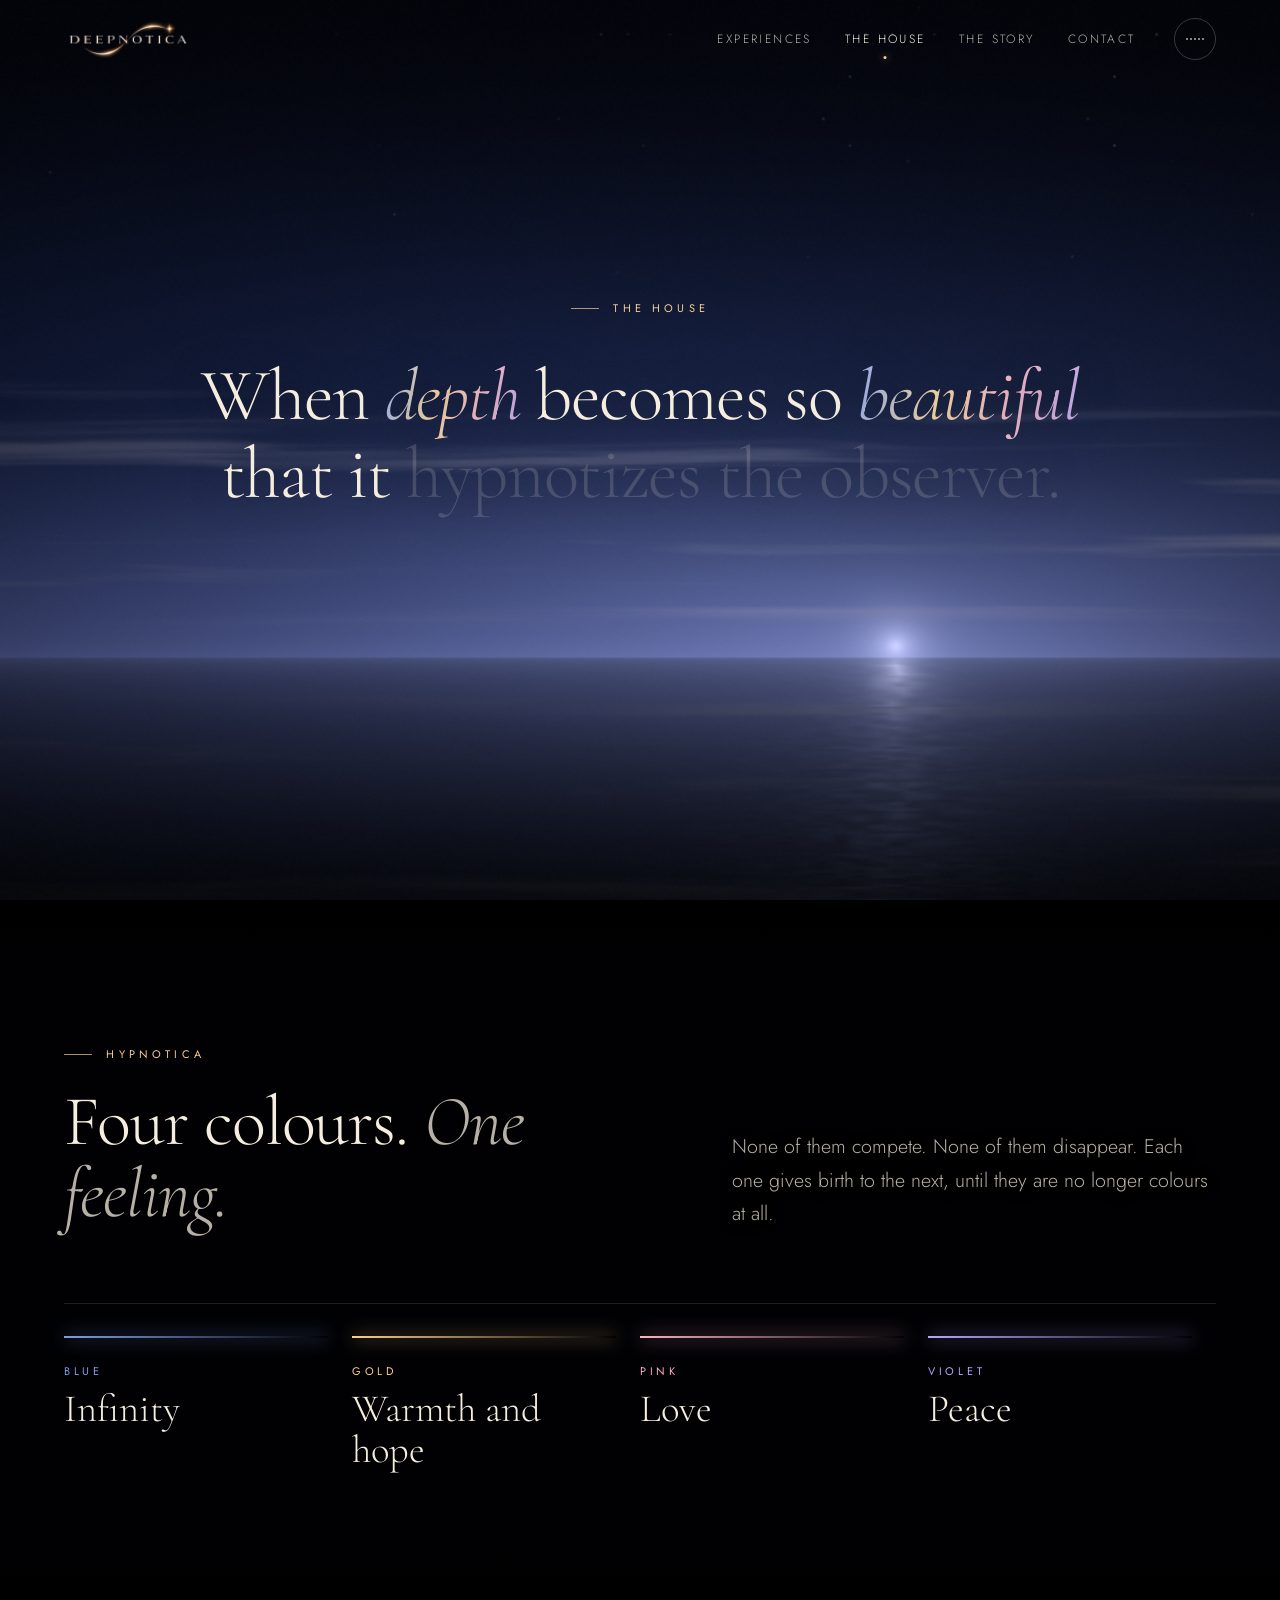
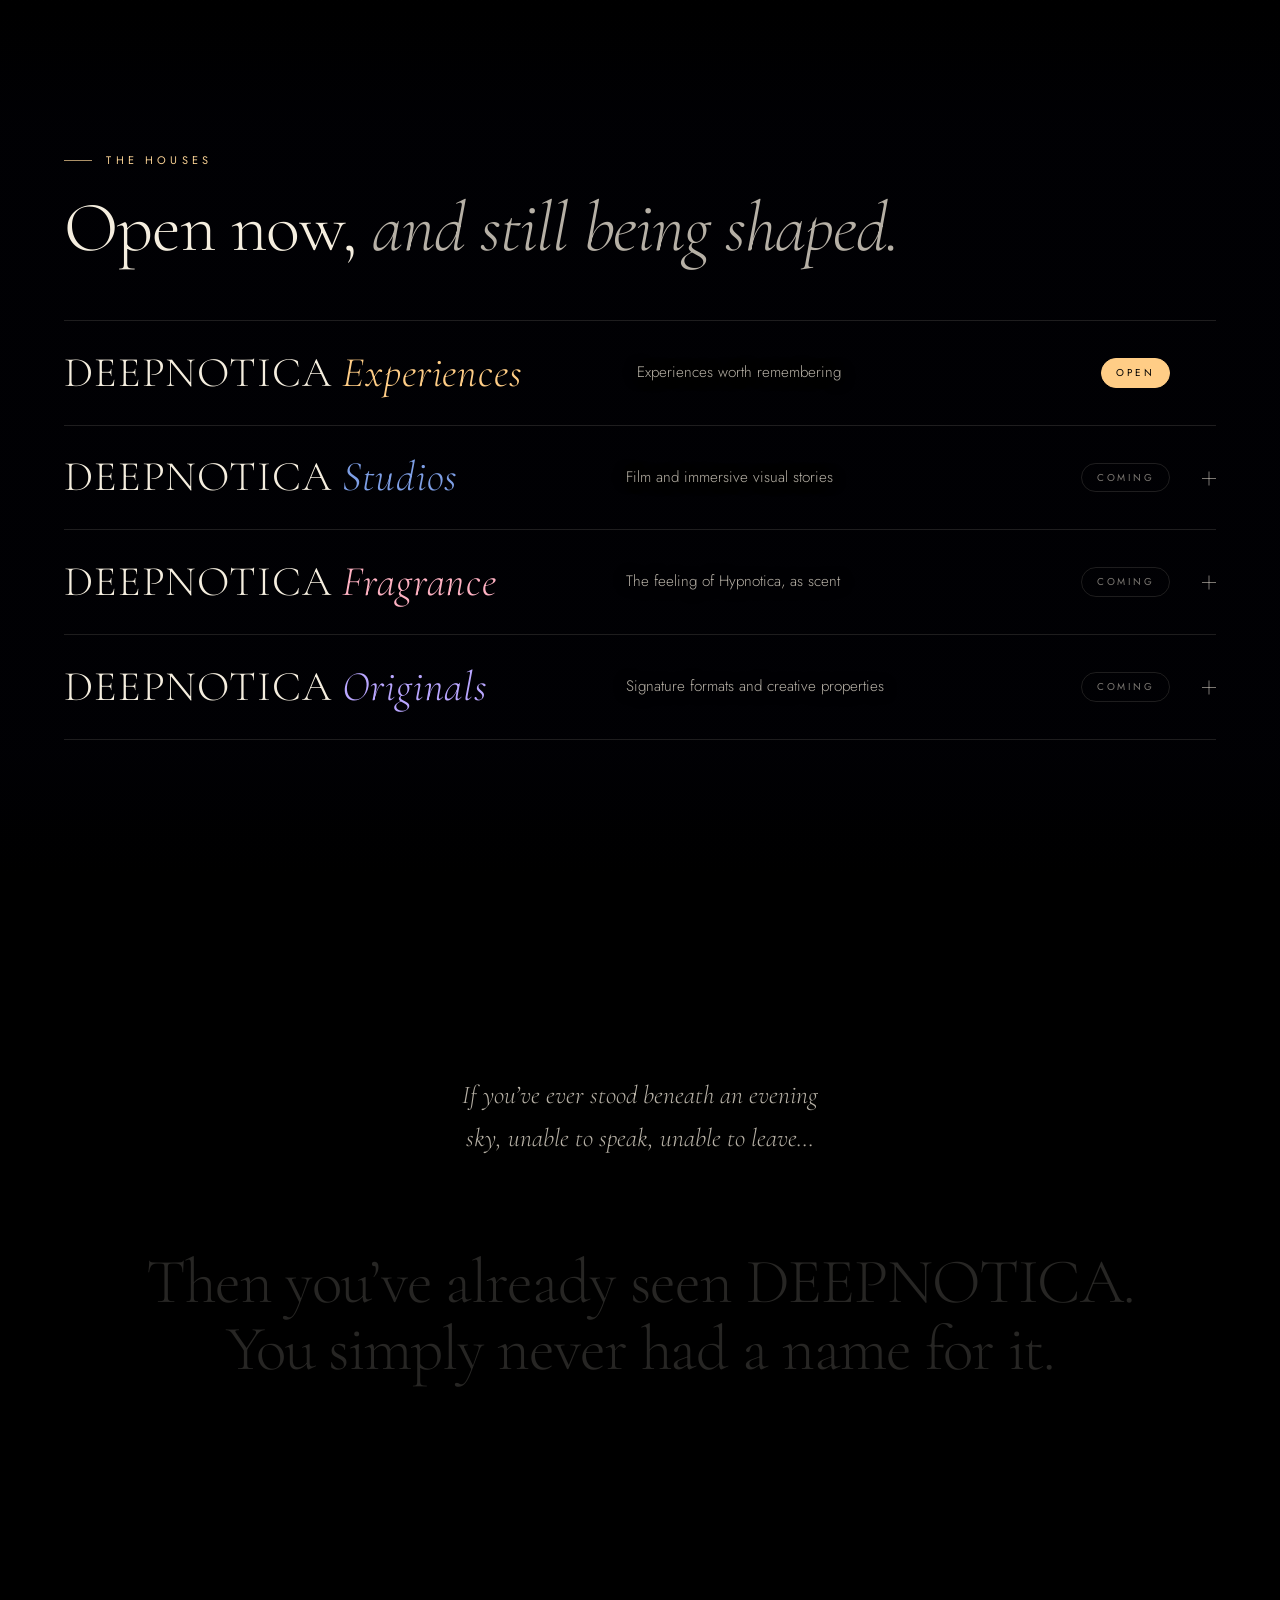
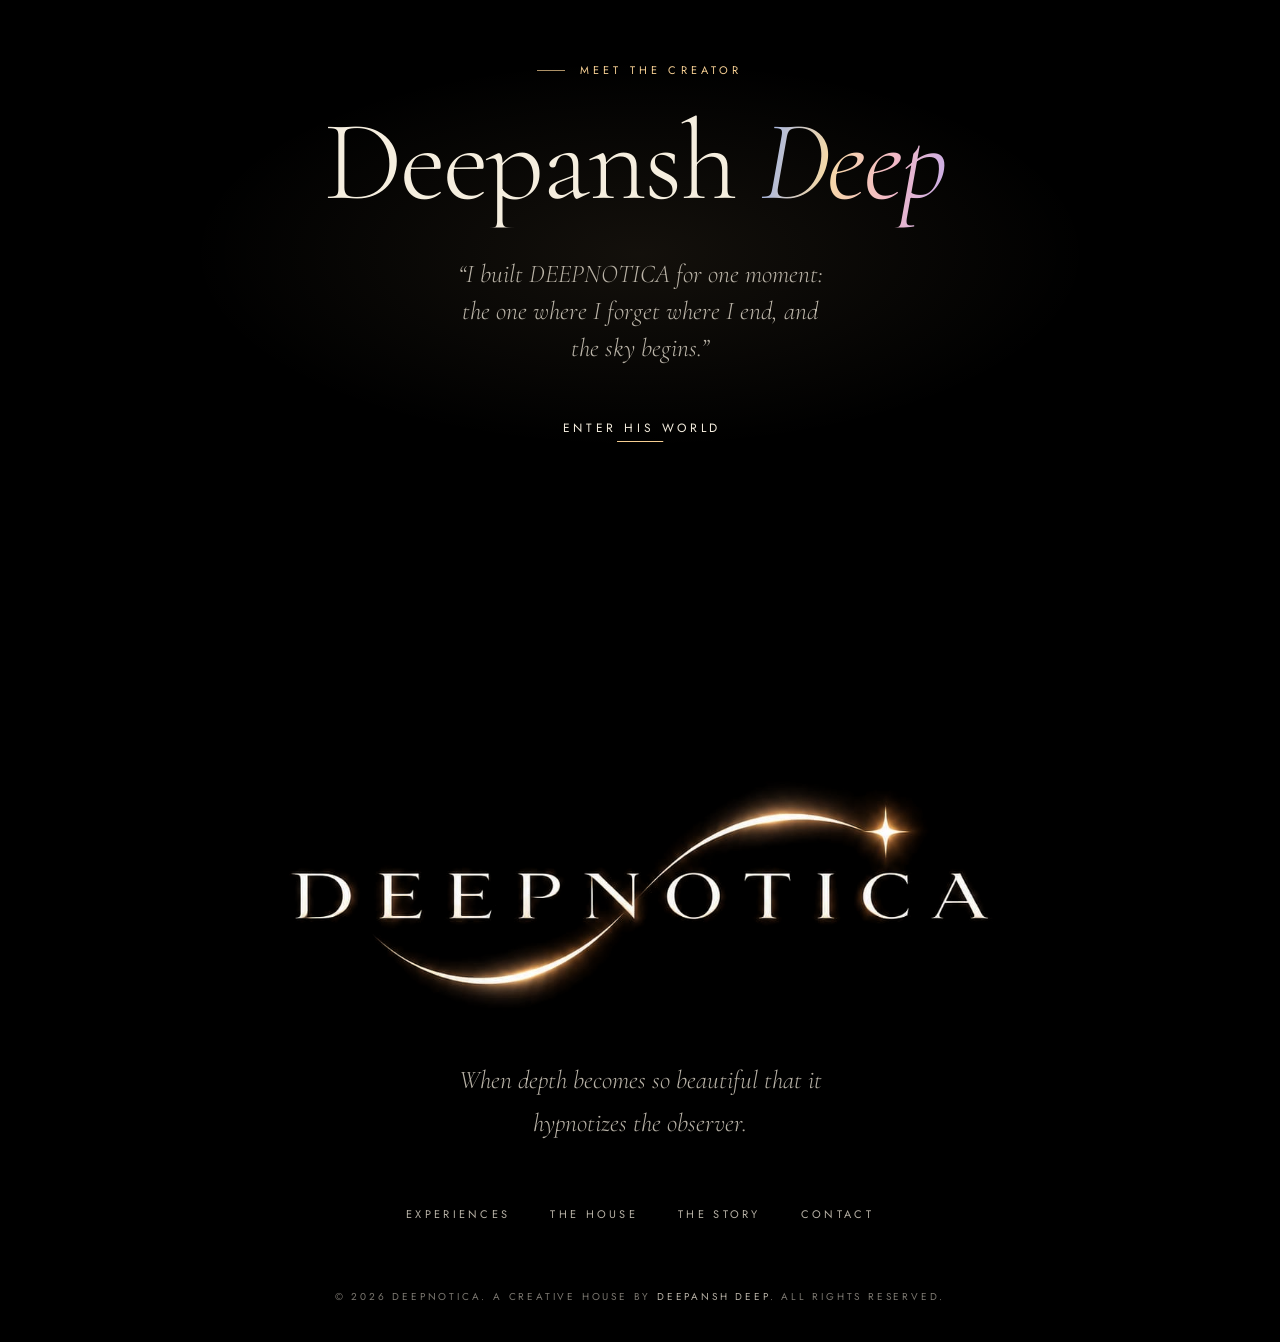
<file: house.html>
<!doctype html><html lang="en"><head><meta charset="utf-8"><meta content="width=device-width,initial-scale=1,viewport-fit=cover" name="viewport"><title>The House | DEEPNOTICA</title><meta content="The philosophy, the four colours of Hypnotica, the houses of DEEPNOTICA and its creator, Deepansh Deep." name="description"><meta content="#000000" name="theme-color"><meta content="dark" name="color-scheme"><link href="https://deepnotica.github.io/house.html" rel="canonical"><meta content="website" property="og:type"><meta content="DEEPNOTICA" property="og:site_name"><meta content="The House | DEEPNOTICA" property="og:title"><meta content="The philosophy, the four colours of Hypnotica, the houses of DEEPNOTICA and its creator, Deepansh Deep." property="og:description"><meta content="https://deepnotica.github.io/house.html" property="og:url"><meta content="https://deepnotica.github.io/assets/img/og-image.png" property="og:image"><meta content="1200" property="og:image:width"><meta content="630" property="og:image:height"><meta content="summary_large_image" name="twitter:card"><meta content="The House | DEEPNOTICA" name="twitter:title"><meta content="The philosophy, the four colours of Hypnotica, the houses of DEEPNOTICA and its creator, Deepansh Deep." name="twitter:description"><meta content="https://deepnotica.github.io/assets/img/og-image.png" name="twitter:image"><link href="assets/img/favicon-32.png" rel="icon" type="image/png" sizes="32x32"><link href="assets/img/apple-touch-icon.png" rel="apple-touch-icon"><link href="site.webmanifest" rel="manifest"><link href="assets/fonts/cormorant-garamond-latin-300-normal.woff2" rel="preload" type="font/woff2" as="font" crossorigin><link href="assets/fonts/cormorant-garamond-latin-300-italic.woff2" rel="preload" type="font/woff2" as="font" crossorigin><link href="assets/fonts/jost-latin-400-normal.woff2" rel="preload" type="font/woff2" as="font" crossorigin><link href="assets/site.css?v=1453c48a6d" rel="stylesheet"><script>document.documentElement.classList.add("js")</script></head><body data-page="house"><a href="#main" class="skip-link">Skip to content</a><canvas aria-hidden="true" class="sky" data-sky-canvas></canvas><div class="sky-fallback" aria-hidden="true"></div><div class="grain" aria-hidden="true"></div><div class="veil" aria-hidden="true" data-veil></div><header class="site-header"><div class="header-inner"><a href="index.html" class="brand" aria-label="DEEPNOTICA home"><img alt="" height="192" src="assets/img/logo-527.webp" width="527"></a><nav aria-label="Main" class="site-nav" id="site-nav"><ul><li><a href="experiences.html">Experiences</a></li><li><a href="house.html" aria-current="page">The House</a></li><li><a href="index.html#story">The Story</a></li><li><a href="contact.html">Contact</a></li></ul></nav><button class="sound" type="button" aria-label="Play the DEEPNOTICA soundtrack" aria-pressed="false" data-sound title="Soundtrack"><span class="eq" aria-hidden="true"><i></i><i></i><i></i><i></i><i></i></span></button> <button class="menu-toggle" type="button" aria-controls="site-nav" aria-expanded="false"><span class="menu-lines" aria-hidden="true"><i></i><i></i></span> <span class="visually-hidden" data-menu-label>Open menu</span></button></div></header><main id="main"><section class="page-hero page-hero--statement" data-sky="blue" aria-labelledby="page-title"><div class="wrap"><p class="label" data-light>The house</p><h1 class="statement" data-fill id="page-title"><span class="row"><span class="w">When</span> <span class="w w--key">depth</span> <span class="w">becomes</span> <span class="w">so</span> <span class="w w--key">beautiful</span></span> <span class="row"><span class="w">that</span> <span class="w">it</span> <span class="w w--key">hypnotizes</span> <span class="w">the</span> <span class="w">observer.</span></span></h1></div></section><section class="colours" data-sky="gold" aria-labelledby="colours-title"><div class="wrap"><div class="intro-split"><div><p class="label" data-light>Hypnotica</p><h2 class="title" id="colours-title" data-light>Four colours. <em>One feeling.</em></h2></div><p class="body-lg" data-light>None of them compete. None of them disappear. Each one gives birth to the next, until they are no longer colours at all.</p></div><ul class="colour-row"><li data-light style="--c:#7e9fe6"><span class="colour-dot"></span><p class="colour-name">Blue</p><p class="colour-word">Infinity</p></li><li data-light style="--c:#ffcd86"><span class="colour-dot"></span><p class="colour-name">Gold</p><p class="colour-word">Warmth and hope</p></li><li data-light style="--c:#ffb2c3"><span class="colour-dot"></span><p class="colour-name">Pink</p><p class="colour-word">Love</p></li><li data-light style="--c:#b9a6ff"><span class="colour-dot"></span><p class="colour-name">Violet</p><p class="colour-word">Peace</p></li></ul></div></section><section class="houses-detail" data-sky="night" aria-labelledby="hd-title" id="houses"><div class="wrap"><p class="label" data-light>The houses</p><h2 class="title" id="hd-title" data-light>Open now, <em>and still being shaped.</em></h2><ul class="next-list"><li data-light style="--c:#ffcd86" class="next"><a href="experiences.html" class="next-row"><span class="next-name">DEEPNOTICA <em>Experiences</em></span><span class="next-line">Experiences worth remembering</span><span class="next-status next-status--open">Open</span></a></li><li data-light style="--c:#7e9fe6" class="next"><details><summary><span class="next-name">DEEPNOTICA <em>Studios</em></span><span class="next-line">Film and immersive visual stories</span><span class="next-status">Coming</span><span class="next-plus" aria-hidden="true"></span></summary><div class="next-body"><p>Short films, documentaries, music videos and original series. Work that absorbs an audience into another world.</p><p class="credit">A DEEPNOTICA ORIGINAL</p></div></details></li><li data-light style="--c:#ffb2c3" class="next"><details><summary><span class="next-name">DEEPNOTICA <em>Fragrance</em></span><span class="next-line">The feeling of Hypnotica, as scent</span><span class="next-status">Coming</span><span class="next-plus" aria-hidden="true"></span></summary><div class="next-body"><p>A signature scent of infinite warmth, peace, immense love and serenity. Not masculine, not feminine. A feeling you can wear.</p></div></details></li><li data-light style="--c:#b9a6ff" class="next"><details><summary><span class="next-name">DEEPNOTICA <em>Originals</em></span><span class="next-line">Signature formats and creative properties</span><span class="next-status">Coming</span><span class="next-plus" aria-hidden="true"></span></summary><div class="next-body"><p>Original formats, signature festivals and immersive concepts, created and owned by DEEPNOTICA.</p></div></details></li></ul></div></section><section class="interlude" data-sky="violet" aria-label="From the story"><div class="wrap"><p class="interlude-lead" data-light>If you&rsquo;ve ever stood beneath an evening sky, unable to speak, unable to leave&hellip;</p><p class="statement statement--md" data-fill><span class="row"><span class="w">Then</span> <span class="w">you’ve</span> <span class="w">already</span> <span class="w">seen</span> <span class="w w--key">DEEPNOTICA.</span></span> <span class="row"><span class="w">You</span> <span class="w">simply</span> <span class="w">never</span> <span class="w">had</span> <span class="w">a</span> <span class="w">name</span> <span class="w">for</span> <span class="w">it.</span></span></p></div></section><section class="creator" data-sky="night" aria-labelledby="creator-title" id="creator"><div class="wrap creator-inner"><p class="label" data-light>Meet the creator</p><h2 class="creator-name" id="creator-title" data-signature><span>Deepansh</span> <em>Deep</em></h2><p class="creator-quote" data-light>&ldquo;I built DEEPNOTICA for one moment: the one where I forget where I end, and the sky begins.&rdquo;</p><a href="https://deepansh-deep.github.io/" class="link" data-light rel="noopener" target="_blank">Enter his world</a></div></section></main><footer class="site-footer" data-sky="dawn"><img alt="DEEPNOTICA" height="383" src="assets/img/logo.webp" width="1054" class="footer-logo" data-light loading="lazy"><p class="footer-line" data-light>When depth becomes so beautiful that it hypnotizes the observer.</p><nav aria-label="Footer" class="footer-nav"><a href="experiences.html">Experiences</a> <a href="house.html">The House</a> <a href="index.html#story">The Story</a> <a href="contact.html">Contact</a></nav><p class="footer-copy">&copy; <span data-year>2026</span> DEEPNOTICA. A creative house by <a href="https://deepansh-deep.github.io/" rel="noopener" target="_blank">Deepansh Deep</a>. All rights reserved.</p></footer><audio data-audio loop preload="none" src="assets/audio/deepnotica-theme.mp3"></audio><script src="assets/vendor/gsap.min.js"></script><script src="assets/vendor/ScrollTrigger.min.js"></script><script src="assets/vendor/lenis.min.js"></script><script src="assets/site.js?v=15eeda2de1"></script></body></html>
</file>
<file: assets/site.css>
@keyframes grain{0%,to{transform:translate(0,0)}20%{transform:translate(-3%,2%)}40%{transform:translate(2%,-3%)}60%{transform:translate(-2%,-1%)}80%{transform:translate(3%,3%)}}@keyframes eq{0%{height:2px}to{height:14px}}@keyframes arc-glow{0%,to{opacity:.35}50%{opacity:.9}}@keyframes unfold{0%{opacity:0;filter:blur(6px)}}@keyframes fade{0%{opacity:0}}@font-face{font-family:"Cormorant";src:url(fonts/cormorant-garamond-latin-300-normal.woff2)format("woff2");font-weight:300;font-display:swap}@font-face{font-family:"Cormorant";src:url(fonts/cormorant-garamond-latin-400-normal.woff2)format("woff2");font-weight:400;font-display:swap}@font-face{font-family:"Cormorant";src:url(fonts/cormorant-garamond-latin-500-normal.woff2)format("woff2");font-weight:500;font-display:swap}@font-face{font-family:"Cormorant";src:url(fonts/cormorant-garamond-latin-300-italic.woff2)format("woff2");font-weight:300;font-style:italic;font-display:swap}@font-face{font-family:"Cormorant";src:url(fonts/cormorant-garamond-latin-400-italic.woff2)format("woff2");font-weight:400;font-style:italic;font-display:swap}@font-face{font-family:"Jost";src:url(fonts/jost-latin-300-normal.woff2)format("woff2");font-weight:300;font-display:swap}@font-face{font-family:"Jost";src:url(fonts/jost-latin-400-normal.woff2)format("woff2");font-weight:400;font-display:swap}@font-face{font-family:"Jost";src:url(fonts/jost-latin-500-normal.woff2)format("woff2");font-weight:500;font-display:swap}:root{--black:#000;--ivory:#f5eedf;--ivory-2:rgba(245, 238, 223, .74);--ivory-3:rgba(245, 238, 223, .5);--ivory-faint:rgba(245, 238, 223, .16);--line:rgba(245, 238, 223, .12);--flare:#f6cf93;--hypnotica:linear-gradient(100deg, #93aef0 0%, #f6d9a6 36%, #f2b9c7 66%, #bba9f0 100%);--serif:"Cormorant", Garamond, "Times New Roman", serif;--sans:"Jost", "Futura", "Avenir Next", system-ui, sans-serif;--t-label:.6875rem;--t-body:1.0625rem;--t-italic:clamp(1.2rem, 1rem + .75vw, 1.65rem);--t-title:clamp(2.6rem, 1.3rem + 3.9vw, 5.4rem);--t-statement:clamp(2.2rem, .5rem + 5.1vw, 7rem);--gutter:clamp(1.25rem, 5vw, 5rem);--max:1320px;--section:clamp(6.5rem, 15vh, 10rem);--ease:cubic-bezier(.22, .61, .36, 1);--ease-out:cubic-bezier(.16, 1, .3, 1)}*,::after,::before{box-sizing:border-box}html{-webkit-text-size-adjust:100%;background:var(--black)}html.lenis,html.lenis body{height:auto}.lenis.lenis-smooth{scroll-behavior:auto!important}.lenis.lenis-stopped{overflow:clip}body{margin:0;color:var(--ivory);background:0 0;font:300 var(--t-body)/1.7 var(--sans);-webkit-font-smoothing:antialiased;text-rendering:optimizeLegibility;overflow-x:clip}img{display:block;max-width:100%}h1,h2,h3,h4,p{margin:0;font-weight:300}ol,ul{margin:0;padding:0;list-style:none}a,button{color:inherit}button{font:inherit}em{font-style:italic}::selection{background:rgba(246,207,147,.3);color:#fff}:focus-visible{outline:1px solid var(--flare);outline-offset:6px}.visually-hidden{position:absolute!important;width:1px;height:1px;overflow:hidden;clip:rect(0 0 0 0);white-space:nowrap}.skip-link{position:fixed;left:1rem;top:-4rem;z-index:200;padding:.7rem 1rem;background:var(--ivory);color:#000;text-decoration:none;font-size:.875rem}.skip-link:focus{top:1rem}.wrap{width:100%;max-width:var(--max);margin-inline:auto;padding-inline:var(--gutter)}.sky{width:100%;height:100%;z-index:-3;display:block}.grain,.sky,.sky-fallback{position:fixed;inset:0}.sky-fallback{z-index:-4;background:radial-gradient(90% 40%at 62% 67%,rgba(243,165,101,.35),transparent 70%),linear-gradient(#020309,#0b0d24 55%,#4a2436 67%,#120a14 68%,#020309)}.grain{z-index:90;pointer-events:none;opacity:.035;background-image:url("data:image/svg+xml;utf8,<svg xmlns='http://www.w3.org/2000/svg' width='160' height='160'><filter id='n'><feTurbulence type='fractalNoise' baseFrequency='.9' numOctaves='2' stitchTiles='stitch'/><feColorMatrix values='0 0 0 0 1  0 0 0 0 1  0 0 0 0 1  0 0 0 .55 0'/></filter><rect width='100%' height='100%' filter='url(%23n)'/></svg>")}.has-cursor,.has-cursor a,.has-cursor button,.has-cursor label,.has-cursor select,.has-cursor summary{cursor:none}.has-cursor input,.has-cursor textarea{cursor:text}.cursor{position:fixed;left:0;top:0;z-index:150;pointer-events:none;will-change:transform}.cursor-star,.cursor-star svg{position:relative;display:block}.cursor-star{width:20px;height:20px;margin:-10px 0 0-10px;color:#fff8ea;transition:transform .5s var(--ease-out),opacity .3s}.cursor-star::before{content:"";position:absolute;inset:-14px;border-radius:50%;background:radial-gradient(closest-side,rgba(255,228,180,.55),rgba(246,207,147,.15) 55%,transparent);transition:transform .5s var(--ease-out)}.cursor-star svg{width:100%;height:100%;fill:currentColor}.cursor.is-link .cursor-star{transform:scale(1.6)}.cursor.is-down .cursor-star{transform:scale(.7)}.cursor.is-away .cursor-star{opacity:0}.label{display:inline-flex;align-items:center;gap:.9rem;font:400 var(--t-label)/1 var(--sans);letter-spacing:.38em;text-transform:uppercase;color:var(--flare)}.label::before{content:"";width:28px;height:1px;background:currentColor;opacity:.7}.title{margin-top:1.4rem;font-family:var(--serif);font-weight:300;font-size:var(--t-title);line-height:1.02;letter-spacing:-.015em}.lede,.title em{color:var(--ivory-2)}.lede{font-family:var(--serif);font-style:italic;font-size:var(--t-italic);line-height:1.45;max-width:30ch}.section-head{margin-bottom:clamp(3rem,6vw,5rem)}.section-head--split{display:grid;grid-template-columns:1fr 1fr;align-items:end;gap:2rem}.section-head--split .lede{justify-self:end}.statement{font-family:var(--serif);font-weight:300;font-size:var(--t-statement);line-height:1.06;letter-spacing:-.018em;text-align:center;text-shadow:0 2px 40px rgba(0,0,0,.45)}.statement--md{font-size:clamp(2rem,.6rem + 4.2vw,5.6rem)}.row{display:block;white-space:nowrap}.w{display:inline-block}.js .w{color:var(--ivory-faint);transition:color .25s}.site-nav a:hover,.site-nav a[aria-current=page],.site-nav a[aria-current=true],.w.is-lit{color:var(--ivory)}.w--key{padding:0 .1em .16em .04em;margin:0-.1em -.16em -.04em}.w--key.is-lit{background:var(--hypnotica);-webkit-background-clip:text;background-clip:text;color:transparent;font-style:italic}@media (max-width:760px){.row{display:inline;white-space:normal}.statement{font-size:clamp(1.9rem,1.2rem + 3.6vw,2.6rem)}.statement--md{font-size:clamp(1.75rem,1.1rem + 3.2vw,2.3rem)}.section-head--split{grid-template-columns:1fr}.section-head--split .lede{justify-self:start}}.btn{position:relative;display:inline-flex;align-items:center;justify-content:center;min-height:3.5rem;padding:0 2.25rem;border-radius:999px;background:rgba(0,0,0,.2);border:1px solid rgba(246,207,147,.5);color:var(--ivory);font:400 .75rem/1 var(--sans);letter-spacing:.24em;text-transform:uppercase;text-decoration:none;cursor:pointer;overflow:hidden;isolation:isolate;transition:color .6s var(--ease),border-color .6s;transform:none!important}.btn::before{content:"";position:absolute;inset:0;z-index:-1;background:radial-gradient(circle at 50% 120%,#fff4dc,var(--flare) 45%,#c58f4a);transform:translateY(101%);transition:transform .7s var(--ease-out)}.btn:focus-visible,.btn:hover{color:#000;border-color:var(--flare)}.btn:focus-visible::before,.btn:hover::before{transform:translateY(0)}.btn span{pointer-events:none}.btn[disabled]{opacity:.4;cursor:not-allowed}.btn[disabled]::before{display:none}.link{position:relative;padding:.5rem 0;font:400 .75rem/1 var(--sans);letter-spacing:.3em;text-transform:uppercase;text-decoration:none;color:var(--ivory);margin-right:-.3em}.link::after{content:"";position:absolute;left:0;right:.3em;bottom:0;height:1px;background:var(--flare);transform:scaleX(.3);transition:transform .9s var(--ease-out)}.link:focus-visible::after,.link:hover::after{transform:scaleX(1)}.entrance{position:fixed;inset:0;z-index:120;display:grid;place-items:center;background:#000;padding:var(--gutter)}.entrance-mark{position:relative;width:min(84vw,760px)}.entrance-logo{width:100%;height:auto;clip-path:inset(0 100%0 0);filter:brightness(1.6)}.entrance-star,.entrance-sweep{position:absolute;opacity:0;pointer-events:none}.entrance-sweep{top:-18%;bottom:-18%;left:0;width:2px;translate:-50%0;background:linear-gradient(transparent,rgba(255,246,228,.95) 30%,#fff 50%,rgba(255,246,228,.95) 70%,transparent);box-shadow:0 0 18px 4px rgba(255,222,170,.55),0 0 60px 14px rgba(246,207,147,.25)}.entrance-star{left:82.4%;top:28%;width:7%;aspect-ratio:1;translate:-50% -50%;color:#fff;transform:scale(.2) rotate(-45deg)}.entrance-star::before{content:"";position:absolute;inset:-160%;border-radius:50%;background:radial-gradient(closest-side,rgba(255,236,200,.55),rgba(246,207,147,.12) 45%,transparent)}.entrance-star svg{position:relative;width:100%;height:100%;fill:currentColor}.entrance.is-gone,html:not(.js) .entrance{display:none}.site-header{position:fixed;inset:0 0 auto;z-index:60;padding-top:env(safe-area-inset-top);transition:transform .9s var(--ease-out)}.site-header::before{content:"";position:absolute;inset:0;z-index:-1;background:rgba(2,2,7,.88);border-bottom:1px solid var(--line);opacity:0;transition:opacity .7s var(--ease)}.site-header.is-solid::before{opacity:1}.site-header.is-hidden{transform:translateY(-110%)}.header-inner{display:flex;align-items:center;gap:clamp(1.25rem,3vw,2.75rem);padding:1rem var(--gutter);max-width:1600px;margin-inline:auto}.brand{width:clamp(118px,10vw,148px);flex:none}.brand img{width:100%;height:auto}.site-nav{margin-left:auto}.site-nav ul{display:flex;gap:clamp(1.25rem,2.6vw,2.75rem)}.site-nav a{display:inline-block;padding:.4rem 0;font-size:.75rem;letter-spacing:.2em;text-transform:uppercase;text-decoration:none;color:var(--ivory-2);transition:color .5s var(--ease);position:relative}.site-nav a::after{content:"";position:absolute;left:50%;bottom:-3px;width:3px;height:3px;border-radius:50%;background:var(--flare);box-shadow:0 0 8px var(--flare);transform:translateX(-50%) scale(0);transition:transform .5s var(--ease-out)}.site-nav a:hover::after,.site-nav a[aria-current=page]::after,.site-nav a[aria-current=true]::after{transform:translateX(-50%) scale(1)}.sound{display:grid;place-items:center;width:42px;height:42px;flex:none;border:1px solid rgba(245,238,223,.22);border-radius:50%;background:0 0;cursor:pointer;padding:0;transition:border-color .5s,background-color .5s}.sound:hover{border-color:rgba(246,207,147,.6)}.sound[aria-pressed=true]{border-color:rgba(246,207,147,.55);background:rgba(246,207,147,.08)}.eq{display:flex;align-items:center;gap:2.5px;height:14px}.eq i{display:block;width:1.5px;height:2px;border-radius:1px;background:var(--ivory-2);transition:height .5s var(--ease-out),background .5s}.sound[aria-pressed=true] .eq i{background:var(--flare);animation:eq 1.1s ease-in-out infinite alternate}.sound[aria-pressed=true] .eq i:nth-child(1){animation-delay:-.2s}.sound[aria-pressed=true] .eq i:nth-child(2){animation-delay:-.7s;animation-duration:.9s}.sound[aria-pressed=true] .eq i:nth-child(3){animation-delay:-.4s;animation-duration:1.3s}.sound[aria-pressed=true] .eq i:nth-child(4){animation-delay:-.9s;animation-duration:.8s}.sound[aria-pressed=true] .eq i:nth-child(5){animation-delay:-.1s;animation-duration:1.2s}.menu-toggle{display:none;background:0 0;border:0;padding:.75rem 0 .75rem .5rem;cursor:pointer}.menu-lines{display:grid;gap:7px;width:26px}.menu-lines i{display:block;height:1px;background:var(--ivory);transition:transform .6s var(--ease-out)}.menu-toggle[aria-expanded=true] .menu-lines i:first-child{transform:translateY(4px) rotate(45deg)}.menu-toggle[aria-expanded=true] .menu-lines i:last-child{transform:translateY(-4px) rotate(-45deg)}@media (max-width:860px){.menu-toggle{display:block}.sound{margin-left:auto}.site-nav{position:fixed;inset:0;z-index:-1;display:flex;align-items:center;padding:7rem var(--gutter) 3rem;background:radial-gradient(90% 50%at 50% 110%,rgba(246,207,147,.16),transparent 70%),rgba(0,0,0,.96);clip-path:inset(0 0 100%0);transition:clip-path .9s var(--ease-out)}.site-nav.is-open{clip-path:inset(0 0 0 0)}.site-nav ul{flex-direction:column;gap:.25rem}.site-nav a{font-family:var(--serif);font-size:clamp(2.6rem,11vw,3.6rem);letter-spacing:0;text-transform:none;color:var(--ivory);line-height:1.2}.site-nav a::after{display:none}.site-header.is-open{transform:none}}.hero{position:relative;height:100vh;height:100svh;min-height:560px;display:grid;place-items:center;padding-bottom:8vh}.hero-content{width:min(86vw,980px);text-align:center}.hero-logo,.hero-logo img{position:relative}.hero-logo img{width:100%;height:auto}.logo-colour,.logo-glow{position:absolute;inset:0;pointer-events:none}.logo-colour{opacity:0;-webkit-mask:url(img/logo-letters.png)center/100% 100%no-repeat;mask:url(img/logo-letters.png)center/100% 100%no-repeat;--mx:50%;--tint:#ffe2a8;background:radial-gradient(ellipse 9% 75%at var(--mx) 50%,#fffdf7 0%,rgba(255,253,247,.9) 22%,transparent 78%),radial-gradient(ellipse 24% 120%at var(--mx) 50%,var(--tint) 0%,color-mix(in srgb,var(--tint) 62%,transparent) 42%,transparent 85%)}.logo-glow{-webkit-mask:url(img/logo-arc.png)center/100% 100%no-repeat;mask:url(img/logo-arc.png)center/100% 100%no-repeat;background:radial-gradient(60% 120%at 80% 30%,#fff3dc,#f6cf93 45%,#e9a65a);mix-blend-mode:screen;filter:blur(7px);opacity:.55;animation:arc-glow 5s ease-in-out infinite}.cat p,.hero-line{color:var(--ivory-2)}.cat h3,.hero-line{font-family:var(--serif)}.hero-line{margin-top:clamp(.75rem,2vw,1.5rem);font-style:italic;font-size:clamp(1.15rem,1rem + .8vw,1.7rem)}.hero-line .ch{display:inline-block;white-space:pre}.interlude{padding-block:clamp(8rem,22vh,14rem);text-align:center}.interlude-lead{font-family:var(--serif);font-style:italic;font-size:var(--t-italic);color:var(--ivory-2);max-width:36ch;margin:0 auto clamp(1.75rem,3vw,2.5rem);text-shadow:0 2px 20px rgba(0,0,0,.5)}.cats{display:grid;grid-template-columns:1fr 1fr;gap:1px;background:var(--line);border:1px solid var(--line)}.cat{position:relative;overflow:hidden;isolation:isolate;padding:clamp(1.75rem,3vw,2.6rem);background:rgba(3,3,10,.82);min-height:15.5rem;display:flex;flex-direction:column;justify-content:flex-end}.cat::before{content:"";position:absolute;left:0;top:0;height:1px;width:100%;background:linear-gradient(90deg,var(--c),transparent);transform-origin:left;transform:scaleX(.2);transition:transform 1.1s var(--ease-out)}.cat::after,.next::before{content:"";position:absolute;inset:0;opacity:0}.cat::after{z-index:-1;background:radial-gradient(90% 80%at 0% 100%,color-mix(in srgb,var(--c) 26%,transparent),transparent 70%);transition:opacity 1.1s var(--ease)}.cat:hover::before{transform:scaleX(1)}.cat:hover::after{opacity:1}.cat-star{width:10px;height:10px;margin-bottom:auto;background:var(--c);box-shadow:0 0 14px var(--c);clip-path:polygon(50%0,62% 38%,100% 50%,62% 62%,50% 100%,38% 62%,0 50%,38% 38%);transition:transform 1s var(--ease-out)}.cat:hover .cat-star{transform:rotate(45deg) scale(1.3)}.cat h3{margin-top:2.5rem;font-weight:300;font-size:clamp(2rem,1.5rem + 1.4vw,2.9rem);line-height:1}.cat p{margin-top:.9rem;font-size:.95rem;line-height:1.65;max-width:38ch}.next-list{margin-top:1.5rem;border-top:1px solid var(--line)}.next{border-bottom:1px solid var(--line);position:relative}.next::before{background:radial-gradient(60% 140%at 0% 50%,color-mix(in srgb,var(--c) 18%,transparent),transparent 70%);transition:opacity .9s var(--ease);pointer-events:none}.next:has(details[open])::before,.next:hover::before{opacity:1}.next summary{position:relative;list-style:none;display:grid;grid-template-columns:minmax(0,5fr) minmax(0,4fr) auto auto;align-items:center;gap:2rem;padding:clamp(1.4rem,2.4vw,2rem)0;cursor:pointer}.next summary::-webkit-details-marker{display:none}.next-name{font-family:var(--serif);font-weight:300;font-size:clamp(1.7rem,1.2rem + 1.8vw,3rem);line-height:1;letter-spacing:.02em;transition:transform .8s var(--ease-out)}.next-name em{color:var(--c)}.next:hover .next-name{transform:translateX(.6rem)}.next-line{color:var(--ivory-2);font-size:.95rem}.contact-list dt,.next-status{letter-spacing:.28em;text-transform:uppercase;color:var(--ivory-3)}.next-status{font:400 .625rem/1 var(--sans);border:1px solid var(--line);border-radius:999px;padding:.55rem .9rem}.next-plus{position:relative;width:14px;height:14px}.next-plus::after,.next-plus::before{content:"";position:absolute;left:0;top:50%;width:100%;height:1px;background:var(--ivory-3);transition:transform .6s var(--ease-out),background .4s}.next-plus::after{transform:rotate(90deg)}.next details[open] .next-plus::after{transform:rotate(0)}.next:hover .next-plus::after,.next:hover .next-plus::before{background:var(--c)}.next-body{position:relative;display:grid;gap:.6rem;max-width:62ch;padding:0 0 1.75rem;color:var(--ivory-2)}.next details[open] .next-body{animation:unfold .9s var(--ease-out)}.credit{font-family:var(--serif);letter-spacing:.3em;color:var(--ivory);font-size:.95rem}@media (max-width:640px){.cats{grid-template-columns:1fr}.cat{min-height:0}.cat h3{margin-top:1.5rem}.next summary{grid-template-columns:1fr auto;gap:.5rem 1rem}.next-line{grid-column:1/-1;grid-row:2}.next-status{display:none}}.creator{padding-block:var(--section);text-align:center;position:relative}.creator::before,.field label{position:absolute;pointer-events:none}.creator::before{content:"";left:50%;top:50%;width:min(90vw,900px);height:60%;translate:-50% -50%;z-index:-1;background:radial-gradient(closest-side,rgba(246,207,147,.08),transparent)}.creator-inner{display:grid;justify-items:center}.creator-name{margin-top:clamp(1.5rem,2.5vw,2rem);font-family:var(--serif);font-weight:300;font-size:clamp(3.2rem,1.2rem + 7.4vw,9.5rem);line-height:.95;letter-spacing:-.02em;padding-inline:.1em}.creator-name em{color:transparent;background:var(--hypnotica);-webkit-background-clip:text;background-clip:text;padding:0 .1em .14em 0}.js .creator-name{clip-path:inset(0 100%0 0)}.creator-name.is-signed{clip-path:inset(-10% -2% -10%0);transition:clip-path 2.6s cubic-bezier(.65,0,.2,1)}.creator-quote{margin-top:clamp(1.75rem,3vw,2.5rem);max-width:34ch;font-family:var(--serif);font-style:italic;font-size:var(--t-italic);line-height:1.45;color:var(--ivory-2)}.creator .link{margin-top:clamp(2rem,4vw,3rem)}.contact{padding-block:clamp(9rem,20vh,12rem) var(--section);min-height:100vh}.contact-grid{display:grid;grid-template-columns:minmax(0,1fr) minmax(0,1fr);gap:clamp(3rem,8vw,8rem)}.contact .page-title{max-width:13ch}.contact .body-lg{margin-top:1.5rem}.contact-list{margin:3rem 0 0;display:grid}.contact-list div{display:grid;grid-template-columns:8rem 1fr;gap:1rem;padding:1.1rem 0;border-top:1px solid var(--line);align-items:baseline}.contact-list dt{font:400 var(--t-label)/1 var(--sans)}.contact-list dd{margin:0;font-family:var(--serif);font-size:1.4rem;word-break:break-word}.contact-list dd a{text-decoration:none}.contact-list dd a:hover,.footer-copy a:hover,.footer-nav a:hover{color:var(--flare)}.contact-list .is-pending dd{color:var(--ivory-3);font-style:italic;font-size:1.15rem}.enquiry{display:grid;gap:2.25rem;align-content:start;padding-top:3rem}.field{position:relative}.field input,.field select,.field textarea{width:100%;background:0 0;border:0;border-bottom:1px solid rgba(245,238,223,.22);border-radius:0;color:var(--ivory);font:300 1.15rem/1.5 var(--sans);padding:1.4rem 0 .6rem;-webkit-appearance:none;appearance:none;transition:border-color .5s}.field textarea{resize:vertical;min-height:7rem}.field label{left:0;top:1.35rem;color:var(--ivory-3);font-size:1rem;transform-origin:left;transition:transform .5s var(--ease-out),color .5s}.field input:focus+label,.field input:not(:placeholder-shown)+label,.field textarea:focus+label,.field textarea:not(:placeholder-shown)+label,.field--select label{transform:translateY(-1.35rem) scale(.72);color:var(--flare);letter-spacing:.08em}.field input:focus,.field select:focus,.field textarea:focus{outline:0;border-bottom-color:var(--flare)}.field select{background-image:linear-gradient(45deg,transparent 50%,var(--ivory-3) 50%),linear-gradient(135deg,var(--ivory-3) 50%,transparent 50%);background-position:calc(100% - 10px) 60%,calc(100% - 5px) 60%;background-size:5px 5px;background-repeat:no-repeat}.field select option{background:#0b0b14}.enquiry .btn{justify-self:start}.form-note{font-size:.875rem;color:var(--ivory-3);min-height:1.4em;max-width:46ch}.form-note.is-error{color:#f2b9c7}@media (max-width:860px){.contact-grid,.contact-list div{grid-template-columns:1fr}.contact-list div{gap:.3rem}.enquiry{padding-top:0}}.site-footer{padding:clamp(8rem,20vh,13rem) var(--gutter) calc(2.5rem + env(safe-area-inset-bottom));display:grid;justify-items:center;text-align:center;gap:1.5rem}.footer-logo{width:min(84vw,760px);height:auto}.footer-line{font-family:var(--serif);font-style:italic;font-size:var(--t-italic);color:var(--ivory-2);max-width:34ch}.footer-copy{margin-top:3rem;line-height:2;font:400 .625rem/1 var(--sans);letter-spacing:.28em;text-transform:uppercase;color:var(--ivory-3)}.veil{position:fixed;inset:0;z-index:110;background:#000;pointer-events:none;opacity:1;transition:opacity 1s var(--ease)}.veil.is-open,html:not(.js) .veil{opacity:0}.veil.is-closing{opacity:1;transition-duration:.7s}.intro-split{display:grid;grid-template-columns:minmax(0,1fr) minmax(0,1fr);align-items:end;gap:2rem clamp(2rem,6vw,6rem);margin-bottom:clamp(3rem,6vw,4.5rem)}.intro-split .body-lg{justify-self:end}.body-lg{font-size:clamp(1.05rem,.95rem + .35vw,1.25rem);line-height:1.7;color:var(--ivory-2);max-width:44ch}.actions{display:flex;flex-wrap:wrap;align-items:center;gap:1.25rem 2.25rem;margin-top:2rem}.label .status-dot{margin-right:-.2rem}.label:has(.status-dot)::before{display:none}@media (max-width:860px){.intro-split{grid-template-columns:1fr}.intro-split .body-lg{justify-self:start}}.hero-foot{position:absolute;left:0;right:0;bottom:calc(2.25rem + env(safe-area-inset-bottom));text-align:center;font:400 var(--t-label)/1.6 var(--sans);letter-spacing:.38em;text-transform:uppercase;color:var(--ivory-3);padding:0 var(--gutter)0 calc(var(--gutter) + .38em)}.house{padding-block:var(--section)}.houses{display:flex;gap:1px;height:clamp(24rem,58vh,34rem);background:var(--line);border:1px solid var(--line)}.hp{flex:1 1 0;min-width:0;transition:flex-grow 1.1s var(--ease-out)}.houses:hover .hp{flex-grow:.85}.houses .hp:focus-within,.houses .hp:hover{flex-grow:1.9}.hp-link{position:relative;display:flex;flex-direction:column;height:100%;padding:clamp(1.5rem,2.4vw,2.25rem);text-decoration:none;color:var(--ivory);overflow:hidden;isolation:isolate;background:#020208}.hp-link>span:not(.hp-sky){position:relative;text-shadow:0 2px 18px rgba(0,0,0,.7)}.hp-sky{position:absolute;inset:0;z-index:-1;background:radial-gradient(30% 9%at 68% 38%,color-mix(in srgb,var(--c) 95%,white),transparent 70%),radial-gradient(90% 28%at 68% 38%,color-mix(in srgb,var(--c) 55%,transparent),transparent 75%),linear-gradient(to bottom,#020209 0%,color-mix(in srgb,var(--c) 10%,#04040c) 22%,color-mix(in srgb,var(--c) 42%,#08070f) 37.6%,#06060e 38%,color-mix(in srgb,var(--c) 18%,#05050c) 44%,#020208 100%);opacity:.55;transition:opacity 1.2s var(--ease),transform 1.8s var(--ease-out);transform:scale(1.08);transform-origin:68% 38%}.hp-sky::after,.hp-sky::before{content:"";position:absolute;top:38%}.hp-sky::after{left:0;right:0;height:1px;background:linear-gradient(90deg,transparent,color-mix(in srgb,var(--c) 90%,white),transparent);opacity:.7}.hp-sky::before{left:62%;width:12%;bottom:8%;background:linear-gradient(color-mix(in srgb,var(--c) 45%,transparent),transparent);filter:blur(6px);opacity:.6}.hp--open .hp-sky{opacity:.8}.hp-link:focus-visible .hp-sky,.hp-link:hover .hp-sky{opacity:1;transform:none}.hp-status{align-self:flex-start;font:400 .625rem/1 var(--sans);letter-spacing:.3em;text-transform:uppercase;color:var(--ivory-3);border:1px solid var(--line);border-radius:999px;padding:.55rem .85rem}.hp--open .hp-status{color:#000;background:var(--c);border-color:var(--c)}.hp-name{margin-top:auto;font-family:var(--serif);font-weight:300;font-size:clamp(2rem,1.2rem + 1.8vw,3.4rem);line-height:1;letter-spacing:-.01em}.hp-name small{display:block;font-size:.7rem;font-family:var(--sans);font-weight:400;letter-spacing:.4em;color:var(--ivory-3);margin-bottom:.9rem}.hp-desc{margin-top:1rem;color:var(--ivory-2);font-size:.95rem;line-height:1.6;max-width:30ch;max-height:0;opacity:0;overflow:hidden;transition:max-height 1s var(--ease-out),opacity .8s var(--ease)}.hp--open .hp-desc,.hp-link:focus-visible .hp-desc,.hp-link:hover .hp-desc{max-height:8rem;opacity:1}.hp-go{margin-top:1.5rem;font:400 .6875rem/1 var(--sans);letter-spacing:.3em;text-transform:uppercase;color:var(--c)}@media (max-width:860px){.houses{flex-direction:column;height:auto}.hp-link{min-height:15rem}.hp-desc{max-height:8rem;opacity:1}.houses .hp:hover,.houses:hover .hp{flex-grow:1}}.exp-preview{padding-block:var(--section)}.story{padding-block:var(--section) clamp(4rem,8vw,6rem)}.reel{position:relative;overflow-x:auto;overflow-y:hidden;scrollbar-width:none;cursor:grab;-webkit-mask-image:linear-gradient(90deg,transparent,#000 6%,#000 94%,transparent);mask-image:linear-gradient(90deg,transparent,#000 6%,#000 94%,transparent);outline-offset:-2px;touch-action:pan-x pan-y;overscroll-behavior-x:contain}.reel::-webkit-scrollbar{display:none}.reel.is-dragging{cursor:grabbing}.reel-track{display:flex;gap:clamp(1rem,2vw,2rem);width:max-content;padding:1rem 0 2rem}.reel-item{flex:none;width:clamp(15rem,22vw,21rem)}.reel-frame{display:block;width:100%;padding:0;border:0;background:0 0;cursor:inherit;position:relative;overflow:hidden;box-shadow:0 40px 80px -40px rgba(0,0,0,.95);transition:transform .9s var(--ease-out)}.reel-frame::after{content:"";position:absolute;inset:0;border:1px solid rgba(245,238,223,.1);transition:border-color .6s;pointer-events:none}.reel-frame img{width:100%;height:auto;aspect-ratio:4/5;object-fit:cover;transition:transform 1.2s var(--ease-out),filter .8s;filter:brightness(.88);user-select:none;-webkit-user-drag:none;pointer-events:none}.reel-frame:hover{transform:translateY(-8px)}.reel-frame:focus-visible img,.reel-frame:hover img{transform:scale(1.04);filter:brightness(1.05)}.reel-frame:hover::after{border-color:rgba(246,207,147,.45)}.reel-foot{display:flex;justify-content:space-between;align-items:center;gap:1.5rem;margin-top:1rem}.reel-hint{font:400 var(--t-label)/1.6 var(--sans);letter-spacing:.26em;text-transform:uppercase;color:var(--ivory-3)}@media (max-width:760px){.reel-item{width:66vw}.reel{-webkit-mask-image:none;mask-image:none}.reel-foot{flex-direction:column;align-items:flex-start}}.viewer{border:0;padding:0;margin:0;width:100vw;height:100vh;height:100dvh;max-width:none;max-height:none;background:0 0;color:var(--ivory);overflow:hidden}.viewer::backdrop{background:rgba(0,0,0,.94)}.viewer[open]{display:grid;grid-template-rows:1fr auto;justify-items:center;align-items:center;animation:fade .6s var(--ease)}.viewer-figure{margin:0;padding:clamp(3.5rem,8vh,5rem) var(--gutter)0;display:grid;place-items:center;min-height:0;width:100%;align-self:stretch}.viewer-img{max-height:calc(100vh - 11rem);max-height:calc(100dvh - 11rem);max-width:min(92vw,640px);width:auto;height:auto;box-shadow:0 40px 120px rgba(0,0,0,.7);transition:opacity .45s var(--ease),filter .45s var(--ease),transform .6s var(--ease-out)}.viewer-img.is-changing{opacity:0;filter:blur(10px);transform:scale(.98)}.viewer-bar{display:flex;align-items:center;gap:clamp(1.5rem,5vw,3.5rem);padding:1.25rem 0 calc(1.75rem + env(safe-area-inset-bottom))}.viewer-btn{position:relative}.viewer-btn,.viewer-close{background:0 0;border:0;padding:.6rem 0;cursor:pointer;font:400 .6875rem/1 var(--sans);letter-spacing:.3em;text-transform:uppercase;color:var(--ivory-2);transition:color .4s}.viewer-btn::after,.viewer-close::after{content:"";position:absolute;left:0;right:.3em;bottom:0;height:1px;background:var(--flare);transform:scaleX(0);transition:transform .7s var(--ease-out)}.viewer-btn:hover,.viewer-close:hover,.viewer-count{color:var(--ivory)}.viewer-btn:hover::after,.viewer-close:hover::after{transform:scaleX(1)}.viewer-count{display:flex;align-items:center;gap:.9rem;font-family:var(--serif);font-size:1.15rem;font-variant-numeric:tabular-nums}.viewer-sep{width:26px;height:1px;background:var(--ivory-3)}.viewer-close{position:absolute;top:calc(1.4rem + env(safe-area-inset-top));right:var(--gutter);display:inline-flex;align-items:center;gap:.8rem}.viewer-key{font:400 .5625rem/1 var(--sans);letter-spacing:.14em;padding:.35rem .5rem;border:1px solid var(--ivory-3);border-radius:4px;color:var(--ivory-2)}.viewer-hint{position:absolute;top:calc(1.7rem + env(safe-area-inset-top));left:var(--gutter);font:400 .625rem/1 var(--sans);letter-spacing:.24em;text-transform:uppercase;color:var(--ivory-3)}.viewer :focus-visible{outline:0}.viewer .viewer-btn:focus-visible::after,.viewer .viewer-close:focus-visible::after{transform:scaleX(1)}@media (max-width:760px){.viewer-hint{display:none}}.cta{padding-block:clamp(8rem,20vh,13rem);text-align:center}.cta-inner,.page-hero--statement .wrap{display:grid;justify-items:center}.cta-title{margin:1.75rem 0 2.75rem;font-family:var(--serif);font-weight:300;font-size:clamp(2.2rem,.8rem + 4.4vw,5.8rem);line-height:1.06;letter-spacing:-.018em}.page-hero{min-height:100vh;min-height:100svh;display:grid;align-content:center;padding-block:8rem 30vh}.page-title{margin-top:1.5rem;font-family:var(--serif);font-weight:300;font-size:clamp(3rem,1.2rem + 6vw,8.5rem);line-height:.98;letter-spacing:-.022em;max-width:14ch}.page-title em,.step p{color:var(--ivory-2)}.page-sub{margin-top:2rem}.page-hero--statement{align-content:center;text-align:center;padding-bottom:24vh}.page-hero--statement .wrap{gap:2.5rem}.worlds{padding-block:var(--section)}.world-list{margin-top:2rem;border-top:1px solid var(--line)}.world{position:relative;display:grid;grid-template-columns:auto minmax(0,5fr) minmax(0,6fr) auto;align-items:center;gap:clamp(1.25rem,3vw,3rem);padding:clamp(2rem,4vw,3.25rem)0;border-bottom:1px solid var(--line);isolation:isolate}.world::before{content:"";position:absolute;inset:0;z-index:-1;background:radial-gradient(50% 140%at 15% 50%,color-mix(in srgb,var(--c) 20%,transparent),transparent 70%);opacity:0;transition:opacity 1s var(--ease)}.world:hover::before{opacity:1}.world-name,.world-star{transition:transform 1s var(--ease-out)}.world-star{width:11px;height:11px;background:var(--c);box-shadow:0 0 14px var(--c);clip-path:polygon(50%0,62% 38%,100% 50%,62% 62%,50% 100%,38% 62%,0 50%,38% 38%)}.world:hover .world-star{transform:rotate(45deg) scale(1.4)}.world-name{font-family:var(--serif);font-weight:300;font-size:clamp(2.6rem,1.4rem + 4vw,6rem);line-height:1;letter-spacing:-.02em}.world:hover .world-name{transform:translateX(.6rem)}.world-text{color:var(--ivory-2);max-width:40ch}.footer-nav a,.world-go{font:400 .6875rem/1 var(--sans);letter-spacing:.3em;text-transform:uppercase}.world-go{color:var(--c);text-decoration:none;white-space:nowrap}@media (max-width:760px){.page-hero{padding-bottom:38vh}}@media (max-width:860px){.world{grid-template-columns:auto 1fr}.world-go,.world-text{grid-column:2}}.process{padding-block:var(--section)}.steps{display:grid;grid-template-columns:repeat(4,minmax(0,1fr));gap:1px;background:var(--line);border:1px solid var(--line)}.step{padding:clamp(1.75rem,3vw,2.5rem);background:rgba(2,2,8,.82);display:grid;grid-template-rows:auto auto 1fr;align-content:start}.step h3,.step-n{font-family:var(--serif)}.step-n{font-style:italic;font-size:1.1rem;color:var(--flare)}.step h3{margin-top:clamp(3rem,6vw,5rem);font-weight:300;font-size:clamp(1.8rem,1.3rem + 1.2vw,2.5rem);line-height:1.05}.step p{margin-top:.8rem;font-size:.95rem;line-height:1.6}@media (max-width:960px){.steps{grid-template-columns:1fr 1fr}}@media (max-width:560px){.steps{grid-template-columns:1fr}.step h3{margin-top:2rem}}.colours{padding-block:var(--section)}.colour-row{display:grid;grid-template-columns:repeat(4,minmax(0,1fr));border-top:1px solid var(--line)}.colour-row li{padding:2rem 1.5rem 0 0}.colour-dot{display:block;width:100%;height:2px;background:linear-gradient(90deg,var(--c),transparent);box-shadow:0 0 18px var(--c);margin-bottom:1.75rem}.colour-name{font:400 var(--t-label)/1 var(--sans);letter-spacing:.34em;text-transform:uppercase;color:var(--c)}.colour-word{margin-top:.8rem;font-family:var(--serif);font-size:clamp(1.8rem,1.3rem + 1.4vw,2.8rem);line-height:1.05}@media (max-width:760px){.colour-row{grid-template-columns:1fr 1fr;row-gap:1rem}}.houses-detail{padding-block:var(--section)}.houses-detail .next-list{margin-top:clamp(2.5rem,5vw,3.5rem)}.next-row{display:grid;grid-template-columns:minmax(0,5fr) minmax(0,4fr) auto auto;align-items:center;gap:2rem;padding:clamp(1.4rem,2.4vw,2rem)0;text-decoration:none;color:inherit;position:relative}.next-row::after{content:"";width:14px}.next-status--open{color:#000;background:var(--c);border-color:var(--c)}@media (max-width:640px){.next-row{grid-template-columns:1fr auto;gap:.5rem 1rem}.next-row .next-line{grid-column:1/-1;grid-row:2}.next-row::after{display:none}}.colours,.contact,.exp-preview,.house,.houses-detail,.process,.worlds{position:relative;isolation:isolate}.colours::before,.contact::before,.exp-preview::before,.house::before,.houses-detail::before,.process::before,.worlds::before{content:"";position:absolute;inset:0;z-index:-1;pointer-events:none;background:linear-gradient(transparent,rgba(1,1,6,.62) 14%,rgba(1,1,6,.62) 86%,transparent)}.body-lg,.cat p,.hp-desc,.next-line,.step p,.world-text{text-shadow:0 1px 14px rgba(0,0,0,.6)}.footer-nav{display:flex;flex-wrap:wrap;justify-content:center;gap:.75rem 2.5rem;margin-top:2.5rem}.footer-nav a{transition:color .4s}.footer-copy a,.footer-nav a{color:var(--ivory-2);text-decoration:none}@media (prefers-reduced-motion:reduce){*,::after,::before{animation:none!important;transition-duration:.01ms!important}.js .w{color:var(--ivory)}.js .creator-name{clip-path:none}.grain{display:none}}
</file>
